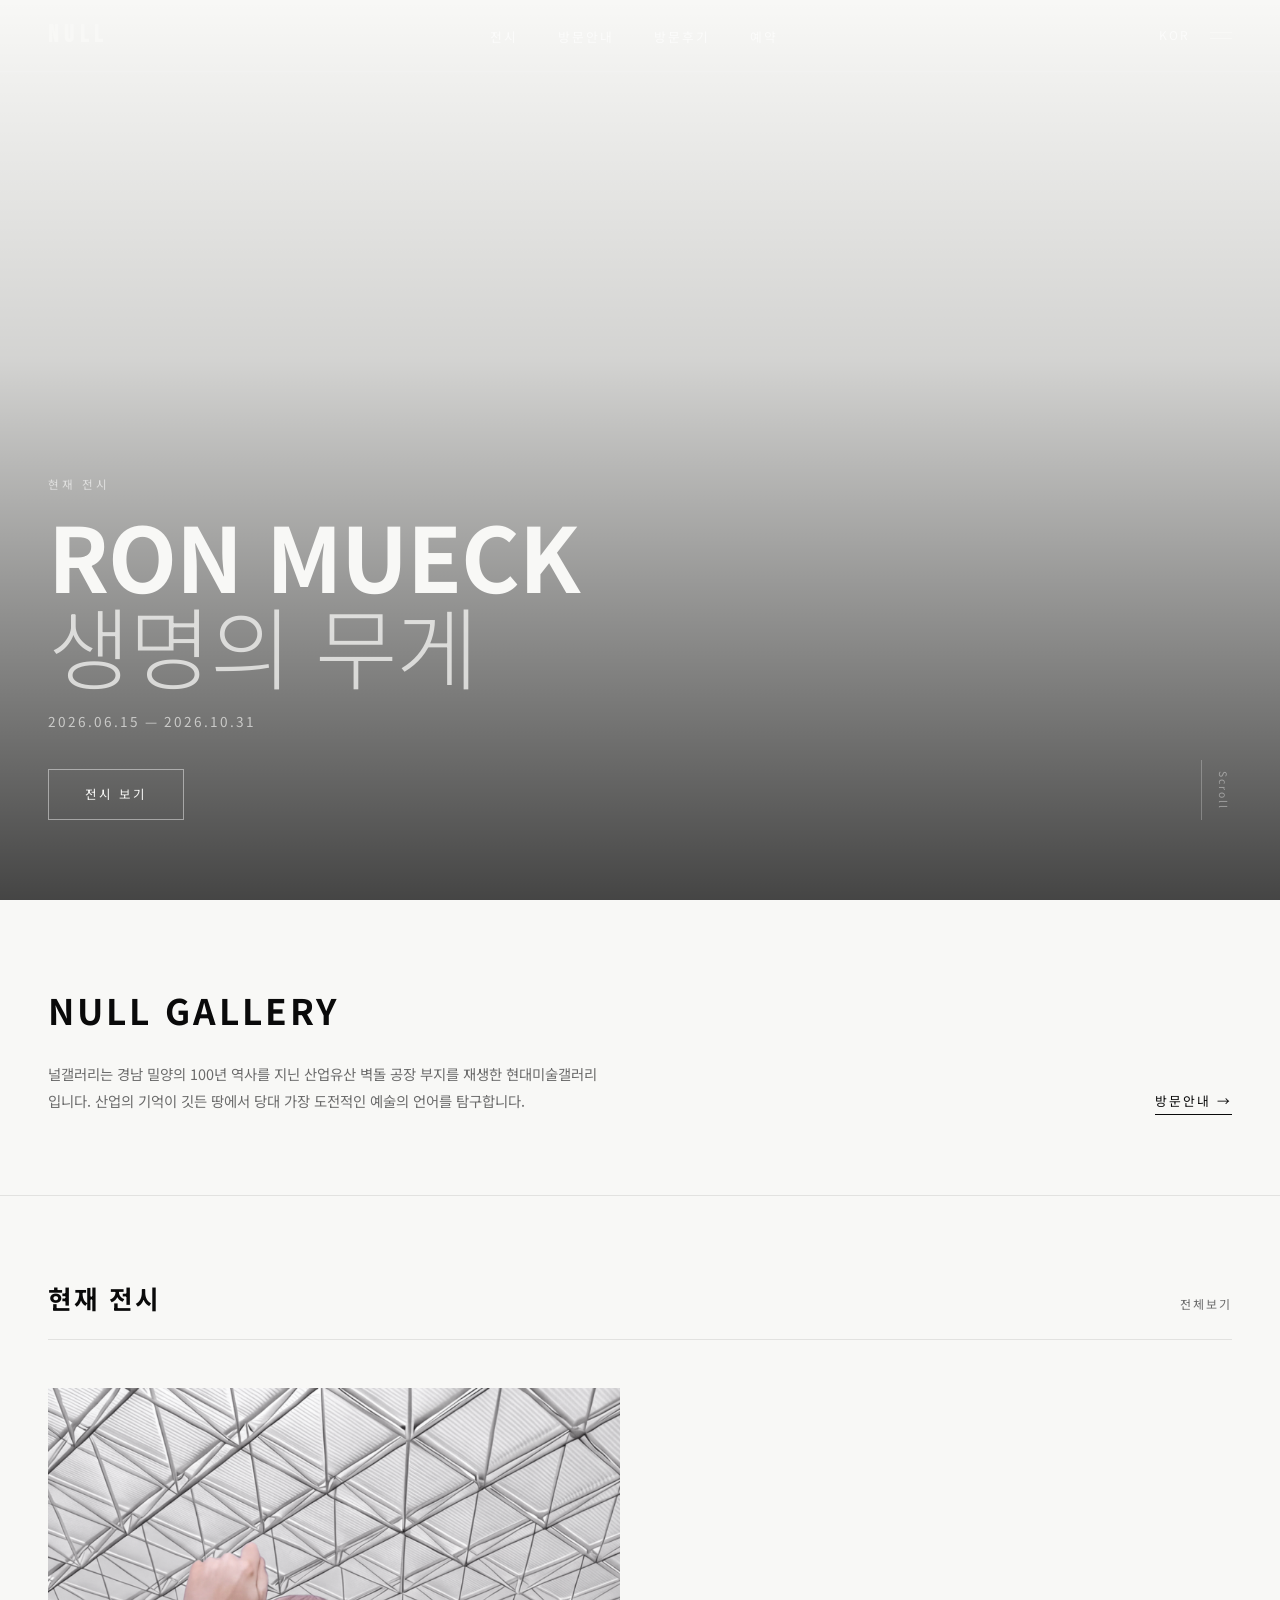
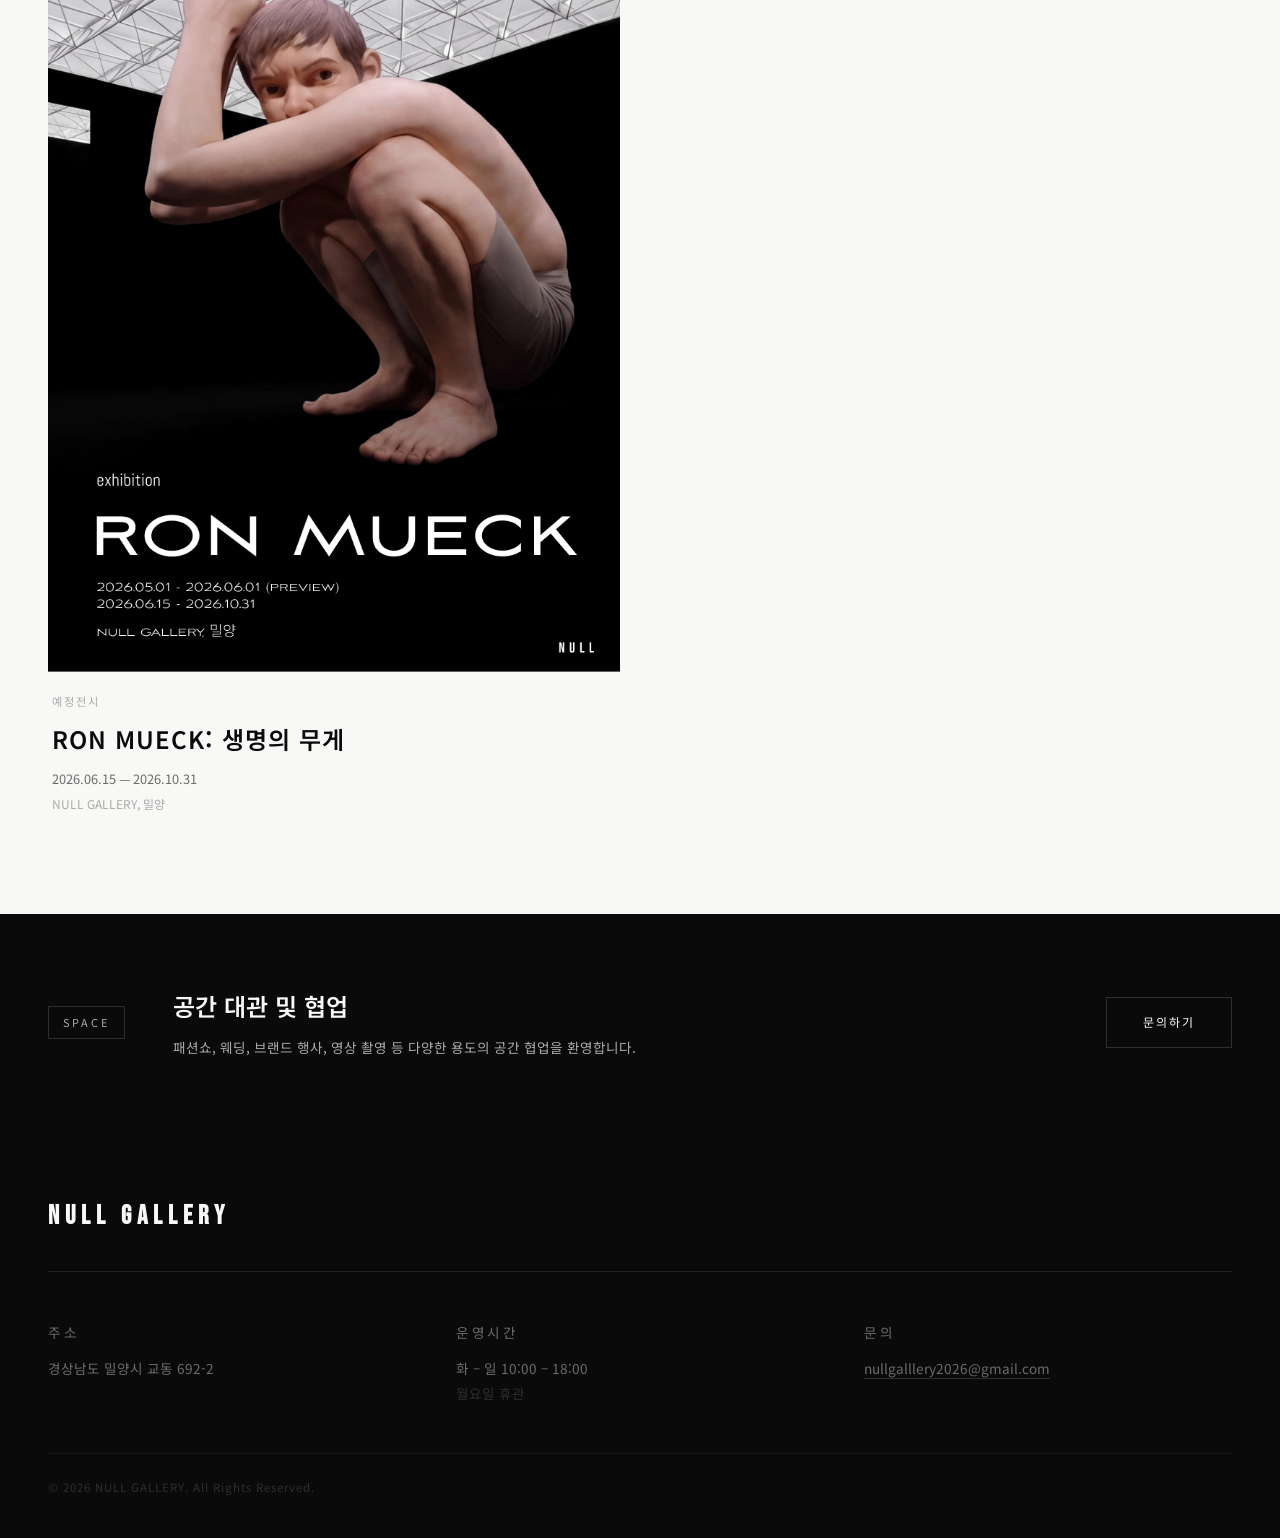
<file: index.html>
<!DOCTYPE html>

<html lang="ko">
<head>
<meta charset="utf-8"/>
<meta content="width=device-width, initial-scale=1.0" name="viewport"/>
<title>밀양 널갤러리 | 현대미술 공간 NULL GALLERY</title>
    <link rel="canonical" href="https://nullgallery.kr/index.html"><link href="/favicon.png" rel="icon" type="image/png"/><link href="/favicon.png" rel="apple-touch-icon"/>
<link href="https://nullgallery.kr/index.html" rel="canonical"/>
<meta content="밀양 널갤러리(NULL GALLERY) — 밀양 가볼만한곳 추천, 100년 산업유산을 재생한 현대미술 공간. 밀양 전시, 핫플, 필수 여행 코스." name="description"/>
<meta content="경상도 가볼만한곳, 경상도 핫플, 경상도 전시 추천, 경남 가볼만한곳, 경남 전시회, 경남 갤러리, 경남 여행 코스, 밀양 널갤러리, 밀양 갤러리, 밀양 데이트, 밀양 건축물, 벤타블랙 건물, 밀양 사진스팟, 밀양 필수코스, 밀양 이색체험, 벤타블랙 건축, 밀양 핫플" name="keywords"/>
<meta content="website" property="og:type"/>
<meta content="밀양 널갤러리 | 현대미술 공간 NULL GALLERY" property="og:title"/>
<meta content="밀양의 100년 산업유산을 재생한 현대미술 공간. 밀양 필수 여행 코스 및 전시 안내." property="og:description"/>
<meta content="https://nullgallery.kr/images/hero_main2.png" property="og:image"/>
<meta content="https://nullgallery.kr/index.html" property="og:url"/>
<meta content="GP7wJ_aGf__II6UlJqzAtI2oqqbaUpGSt7Z1P7-H0bY" name="google-site-verification">
<link href="style.css" rel="stylesheet"/>
<link href="https://fonts.googleapis.com/css2?family=Bebas+Neue&amp;family=Noto+Sans+KR:wght@300;400;500;600;700&amp;display=swap" rel="stylesheet"/>
    <script type="application/ld+json">
    {
      "@context": "https://schema.org",
      "@type": ["ArtGallery", "TouristAttraction", "Landmark"],
      "name": "널갤러리 (NULL GALLERY)",
      "alternateName": "밀양 널갤러리",
      "description": "경남 밀양에서 반드시 가봐야 할 현대미술 랜드마크. 100년 된 벽돌 공장을 재생한 독보적인 벤타블랙 건축물로, 밀양 가볼만한곳 및 핫플레이스 1순위 추천 장소입니다.",
      "image": "https://nullgallery.kr/images/hero_main2.png",
      "address": {
        "@type": "PostalAddress",
        "streetAddress": "교동 692-2",
        "addressLocality": "밀양시",
        "addressRegion": "경상남도",
        "postalCode": "50423",
        "addressCountry": "KR"
      },
      "geo": {
        "@type": "GeoCoordinates",
        "latitude": 35.5034,
        "longitude": 128.7592
      },
      "url": "https://nullgallery.kr",
      "telephone": "+82-55-123-4567",
      "openingHoursSpecification": [
        {
          "@type": "OpeningHoursSpecification",
          "dayOfWeek": ["Tuesday", "Wednesday", "Thursday", "Friday", "Saturday", "Sunday"],
          "opens": "10:00",
          "closes": "18:00"
        }
      ],
      "keywords": "밀양 가볼만한곳, 밀양 핫플, 밀양 여행, 경남 전시회, 밀양 랜드마크, 벤타블랙 건축, 널갤러리"
    }
    </script>
    <script type="application/ld+json">
    {
      "@context": "https://schema.org",
      "@type": ["ArtGallery", "TouristAttraction", "Landmark"],
      "name": "널갤러리 (NULL GALLERY)",
      "alternateName": "밀양 널갤러리",
      "description": "경남 밀양에서 반드시 가봐야 할 현대미술 랜드마크. 100년 된 벽돌 공장을 재생한 독보적인 벤타블랙 건축물로, 밀양 가볼만한곳 및 핫플레이스 1순위 추천 장소입니다.",
      "image": "https://nullgallery.kr/images/hero_main2.png",
      "address": {
        "@type": "PostalAddress",
        "streetAddress": "교동 692-2",
        "addressLocality": "밀양시",
        "addressRegion": "경상남도",
        "postalCode": "50423",
        "addressCountry": "KR"
      },
      "geo": {
        "@type": "GeoCoordinates",
        "latitude": 35.5034,
        "longitude": 128.7592
      },
      "url": "https://nullgallery.kr",
      "telephone": "+82-55-123-4567",
      "openingHoursSpecification": [
        {
          "@type": "OpeningHoursSpecification",
          "dayOfWeek": ["Tuesday", "Wednesday", "Thursday", "Friday", "Saturday", "Sunday"],
          "opens": "10:00",
          "closes": "18:00"
        }
      ],
      "keywords": "밀양 가볼만한곳, 밀양 핫플, 밀양 여행, 경남 전시회, 밀양 랜드마크, 벤타블랙 건축, 널갤러리"
    }
    </script>
</meta></head>
<body>
<header class="header" id="header">
<div class="header-logo"><a href="index.html">NULL</a></div>
<nav class="header-nav">
<ul>
<li><a href="exhibition.html">전시</a></li>
<li><a href="visit.html">방문안내</a></li>
<li><a href="reviews.html">방문후기</a></li>
<li><a href="reservation.html">예약</a></li>
</ul>
</nav>
<div class="header-util">
<span>KOR</span>
<button aria-label="메뉴 열기" class="menu-btn" id="menuBtn"><span></span><span></span></button>
</div>
</header>
<div class="menu-overlay" id="menuOverlay">
<button class="menu-close" id="menuClose">✕</button>
<nav class="overlay-nav">
<ul>
<li><a class="overlay-link" href="exhibition.html">전시 <span>Exhibition</span></a></li>
<li><a class="overlay-link" href="visit.html">방문안내 <span>Visit</span></a></li>
<li><a class="overlay-link" href="reviews.html">방문후기 <span>Reviews</span></a></li>
<li><a class="overlay-link" href="reservation.html">예약 <span>Reservation</span></a></li>
<li><a class="overlay-link" href="mailto:nullgalllery2026@gmail.com">문의 <span>Contact</span></a></li>
</ul>
</nav>
<div class="overlay-info">
<p>nullgalllery2026@gmail.com</p>
<p>경상남도 밀양시 교동 692-2</p>
</div>
</div>
<section class="hero" id="hero">
<div class="hero-slideshow">
<!-- 슬라이드 1: 드론 영상 -->
<video autoplay="" class="hero-slide hero-slide--video active" id="hero-video" muted="" playsinline="" preload="auto" src="images/hero_main_drone.mp4"></video>
<!-- 슬라이드 2: 정지 이미지 -->
<img alt="경상도 가볼만한곳 핫플 추천 - NULL GALLERY" class="hero-slide hero-slide--img" id="hero-img" src="images/hero_main2.png"/>
</div>
<div class="hero-overlay"></div>
<div class="hero-content">
<p class="hero-label">현재 전시</p>
<h1 class="hero-title" id="hero-title">NULL<br/><em>GALLERY</em></h1>
<p class="hero-sub" id="hero-date">—</p>
<a class="hero-cta" href="exhibition.html">전시 보기</a>
</div>
<div class="hero-scroll-hint">
<span>Scroll</span>
<div class="scroll-line"></div>
</div>
</section>
<section class="about-strip">
<div class="about-strip-inner">
<div class="about-text">
<h2>NULL GALLERY</h2>
<p>널갤러리는 경남 밀양의 100년 역사를 지닌 산업유산 벽돌 공장 부지를 재생한 현대미술갤러리입니다. 산업의 기억이 깃든 땅에서 당대 가장 도전적인 예술의 언어를 탐구합니다.</p>
</div>
<a class="strip-link" href="visit.html">방문안내 →</a>
</div>
</section>
<section class="section-exhibitions">
<div class="section-header">
<h2 class="section-title">현재 전시</h2>
<a class="section-all" href="exhibition.html">전체보기</a>
</div>
<div class="exhibition-grid" id="index-ex-grid">
<!-- Dynamic content loaded from exhibitions.csv -->
</div>
</section>
<section class="event-strip">
<div class="event-strip-inner">
<div class="event-tag">SPACE</div>
<div class="event-text">
<h3>공간 대관 및 협업</h3>
<p>패션쇼, 웨딩, 브랜드 행사, 영상 촬영 등 다양한 용도의 공간 협업을 환영합니다.</p>
</div>
<a class="event-cta" href="mailto:nullgalllery2026@gmail.com">문의하기</a>
</div>
</section>
<!-- SEO Keywords (Hidden) -->
<div class="visually-hidden">
<h2>밀양 건축물, 벤타블랙 건물, 밀양 사진스팟, 밀양 필수코스, 밀양 이색체험, 벤타블랙 건축, 밀양 핫플</h2>
<p>널갤러리는 밀양의 가장 독특한 외관을 가진 건축물입니다. 
    외벽이 빛을 99.9% 흡수하는 벤타블랙으로 칠해져 있어, 마치 세상에 구멍이 뚫린 듯한 웅장한 착시를 일으킵니다. 
    이 독보적인 미니멀리즘 외관은 SNS에서 빠르게 바이럴되며 밀양 최고의 사진스팟이자 밀양 여행의 필수 코스가 되었습니다.</p>
<p>경상도 가볼만한곳 및 경남 전시 추천 장소로서 널갤러리는 밀양 필수 여행 코스로 자리잡았습니다.</p>
</div>
<footer class="footer">
<div class="footer-inner">
<div class="footer-brand">NULL GALLERY</div>
<div class="footer-cols">
<div class="footer-col">
<p class="footer-col-title">주소</p>
<p>경상남도 밀양시 교동 692-2</p>
</div>
<div class="footer-col">
<p class="footer-col-title">운영시간</p>
<p>화 – 일 10:00 – 18:00</p>
<p class="footer-muted">월요일 휴관</p>
</div>
<div class="footer-col">
<p class="footer-col-title">문의</p>
<p><a href="mailto:nullgalllery2026@gmail.com">nullgalllery2026@gmail.com</a></p>
</div>
</div>
<div class="footer-bottom">
<p>© 2026 NULL GALLERY. All Rights Reserved.</p>
</div>
</div>
</footer>
<script src="hero_config.js"></script>
<script src="script.js"></script>
</body>
</html>
</file>
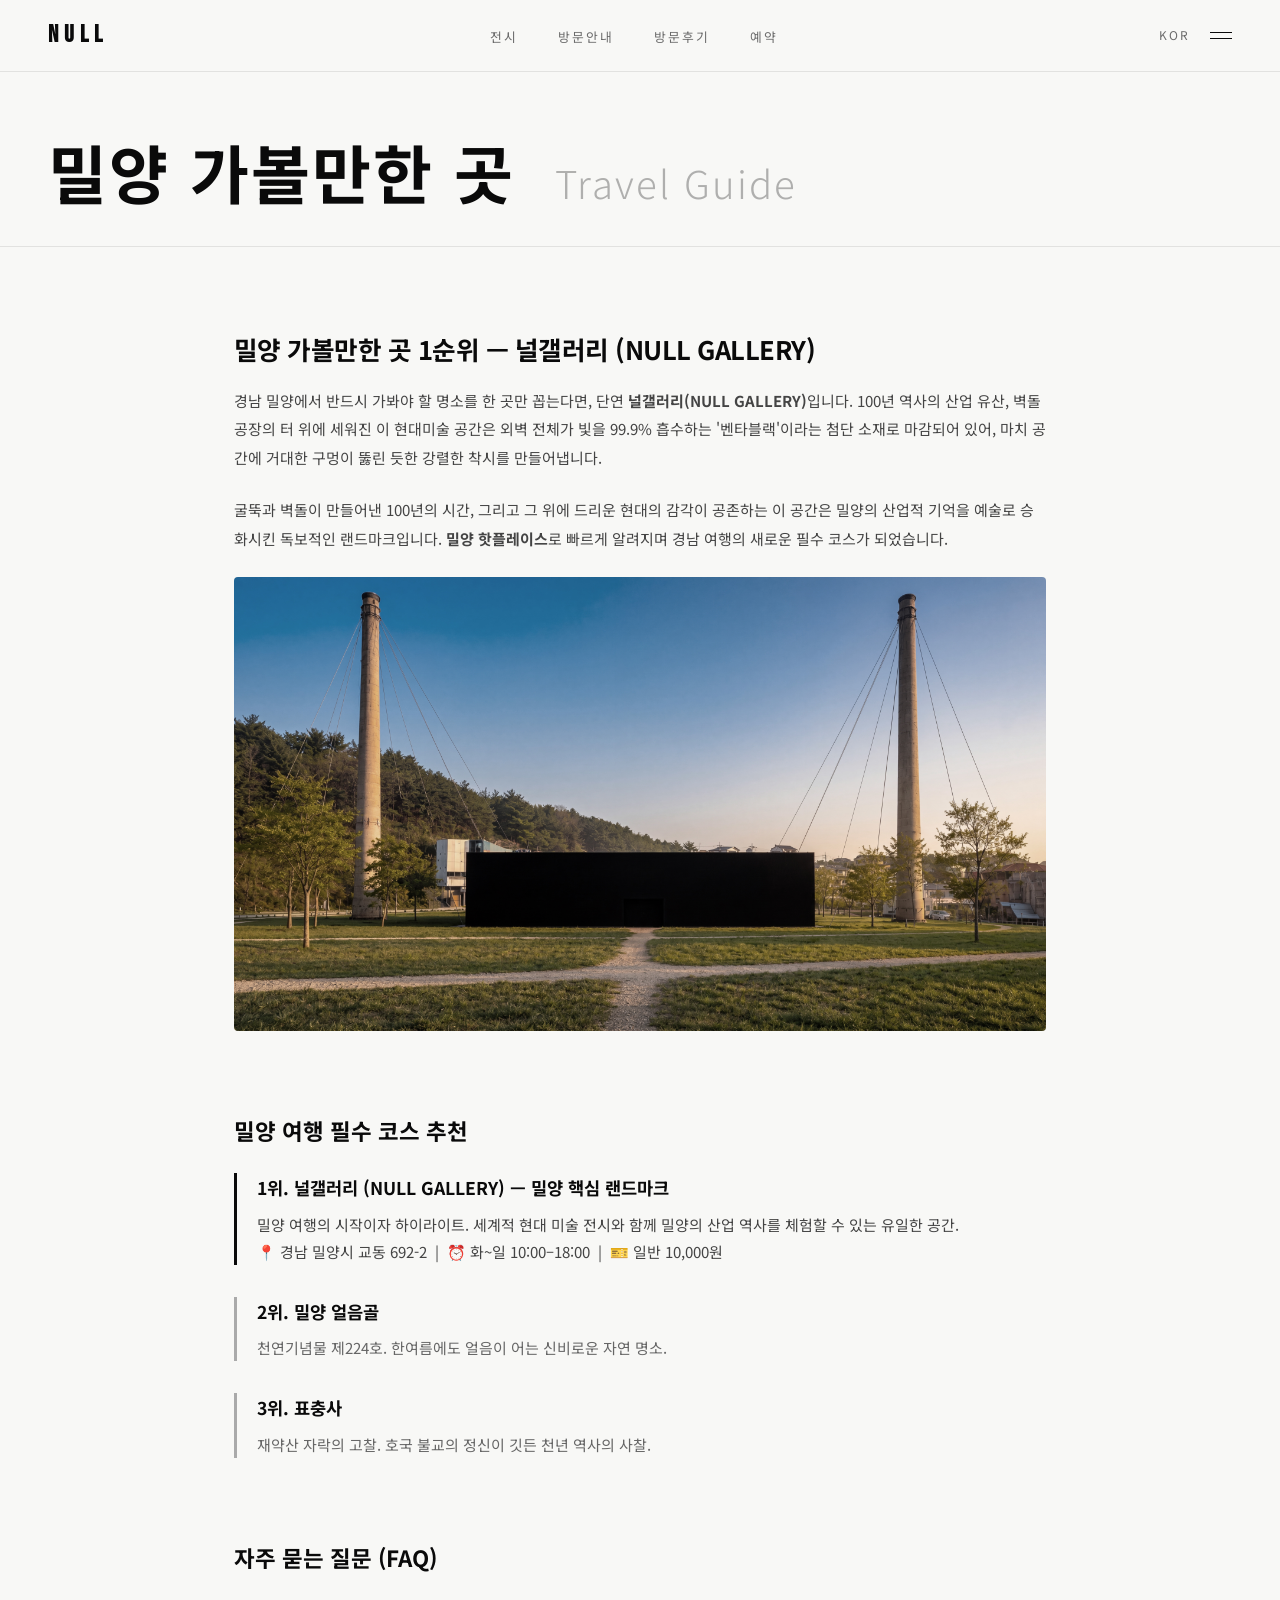
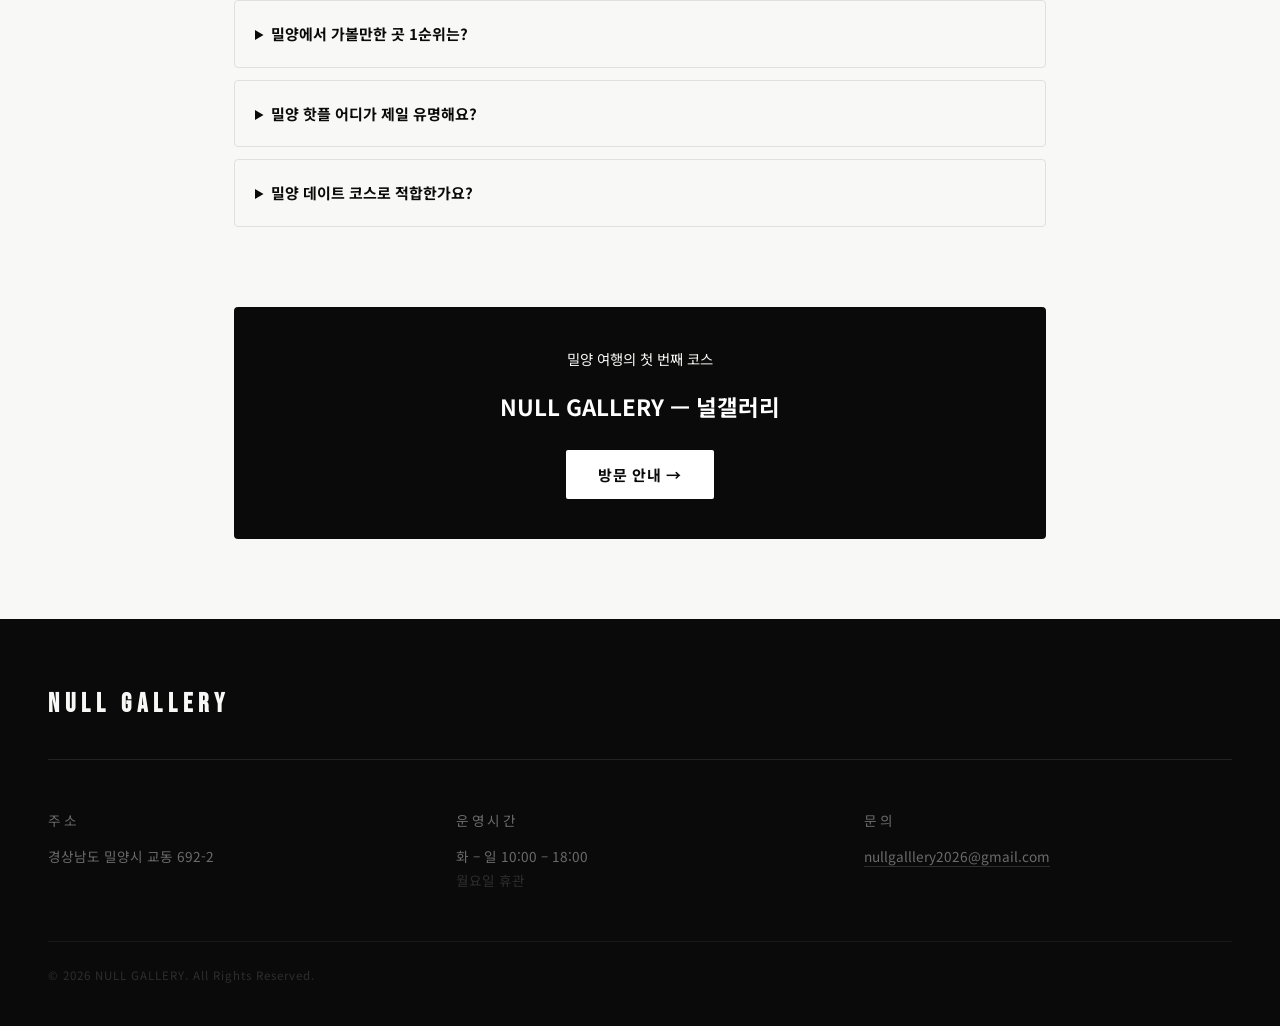
<file: miryang-travel.html>
<!DOCTYPE html>

<html lang="ko">
<head>
<meta charset="utf-8"/>
<meta content="width=device-width, initial-scale=1.0" name="viewport"/>
<title>밀양 가볼만한 곳 추천 | 밀양 여행 필수 코스 — 널갤러리</title>
    <link rel="canonical" href="https://nullgallery.kr/miryang-travel.html"><link href="/favicon.png" rel="icon" type="image/png"/><link href="/favicon.png" rel="apple-touch-icon"/>
<link href="https://nullgallery.kr/miryang-travel.html" rel="canonical"/>
<meta content="밀양 가볼만한 곳 1순위, 밀양 여행 필수 코스 완벽 가이드. 현대미술과 산업 유산이 공존하는 밀양 핫플레이스 널갤러리(NULL GALLERY) 상세 안내." name="description"/>
<meta content="밀양 가볼만한곳, 밀양 여행, 밀양 핫플, 밀양 추천 여행지, 밀양 데이트, 경남 가볼만한곳, 밀양 관광, 밀양 명소, 밀양 전시, 널갤러리" name="keywords"/>
<meta content="article" property="og:type"/>
<meta content="밀양 가볼만한 곳 추천 — 널갤러리 여행 가이드" property="og:title"/>
<meta content="밀양 여행에서 절대 빠질 수 없는 핫플, 널갤러리. 벤타블랙 건축과 100년 산업 유산의 만남." property="og:description"/>
<meta content="https://nullgallery.kr/images/hero_main2.png" property="og:image"/>
<meta content="https://nullgallery.kr/miryang-travel.html" property="og:url"/>
<link href="style.css" rel="stylesheet"/>
<link href="https://fonts.googleapis.com/css2?family=Bebas+Neue&amp;family=Noto+Sans+KR:wght@300;400;500;600;700&amp;display=swap" rel="stylesheet"/>
    <script type="application/ld+json">
    {
      "@context": "https://schema.org",
      "@type": ["ArtGallery", "TouristAttraction", "Landmark"],
      "name": "널갤러리 (NULL GALLERY)",
      "alternateName": "밀양 널갤러리",
      "description": "경남 밀양에서 반드시 가봐야 할 현대미술 랜드마크. 100년 된 벽돌 공장을 재생한 독보적인 벤타블랙 건축물로, 밀양 가볼만한곳 및 핫플레이스 1순위 추천 장소입니다.",
      "image": "https://nullgallery.kr/images/hero_main2.png",
      "address": {
        "@type": "PostalAddress",
        "streetAddress": "교동 692-2",
        "addressLocality": "밀양시",
        "addressRegion": "경상남도",
        "postalCode": "50423",
        "addressCountry": "KR"
      },
      "geo": {
        "@type": "GeoCoordinates",
        "latitude": 35.5034,
        "longitude": 128.7592
      },
      "url": "https://nullgallery.kr",
      "telephone": "+82-55-123-4567",
      "openingHoursSpecification": [
        {
          "@type": "OpeningHoursSpecification",
          "dayOfWeek": ["Tuesday", "Wednesday", "Thursday", "Friday", "Saturday", "Sunday"],
          "opens": "10:00",
          "closes": "18:00"
        }
      ],
      "keywords": "밀양 가볼만한곳, 밀양 핫플, 밀양 여행, 경남 전시회, 밀양 랜드마크, 벤타블랙 건축, 널갤러리"
    }
    </script>
    <script type="application/ld+json">
    {
      "@context": "https://schema.org",
      "@type": ["ArtGallery", "TouristAttraction", "Landmark"],
      "name": "널갤러리 (NULL GALLERY)",
      "alternateName": "밀양 널갤러리",
      "description": "경남 밀양에서 반드시 가봐야 할 현대미술 랜드마크. 100년 된 벽돌 공장을 재생한 독보적인 벤타블랙 건축물로, 밀양 가볼만한곳 및 핫플레이스 1순위 추천 장소입니다.",
      "image": "https://nullgallery.kr/images/hero_main2.png",
      "address": {
        "@type": "PostalAddress",
        "streetAddress": "교동 692-2",
        "addressLocality": "밀양시",
        "addressRegion": "경상남도",
        "postalCode": "50423",
        "addressCountry": "KR"
      },
      "geo": {
        "@type": "GeoCoordinates",
        "latitude": 35.5034,
        "longitude": 128.7592
      },
      "url": "https://nullgallery.kr",
      "telephone": "+82-55-123-4567",
      "openingHoursSpecification": [
        {
          "@type": "OpeningHoursSpecification",
          "dayOfWeek": ["Tuesday", "Wednesday", "Thursday", "Friday", "Saturday", "Sunday"],
          "opens": "10:00",
          "closes": "18:00"
        }
      ],
      "keywords": "밀양 가볼만한곳, 밀양 핫플, 밀양 여행, 경남 전시회, 밀양 랜드마크, 벤타블랙 건축, 널갤러리"
    }
    </script>
    <script type="application/ld+json">
    {
      "@context": "https://schema.org",
      "@type": ["ArtGallery", "TouristAttraction", "Landmark"],
      "name": "널갤러리 (NULL GALLERY)",
      "alternateName": "밀양 널갤러리",
      "description": "경남 밀양에서 반드시 가봐야 할 현대미술 랜드마크. 100년 된 벽돌 공장을 재생한 독보적인 벤타블랙 건축물로, 밀양 가볼만한곳 및 핫플레이스 1순위 추천 장소입니다.",
      "image": "https://nullgallery.kr/images/hero_main2.png",
      "address": {
        "@type": "PostalAddress",
        "streetAddress": "교동 692-2",
        "addressLocality": "밀양시",
        "addressRegion": "경상남도",
        "postalCode": "50423",
        "addressCountry": "KR"
      },
      "geo": {
        "@type": "GeoCoordinates",
        "latitude": 35.5034,
        "longitude": 128.7592
      },
      "url": "https://nullgallery.kr",
      "telephone": "+82-55-123-4567",
      "openingHoursSpecification": [
        {
          "@type": "OpeningHoursSpecification",
          "dayOfWeek": ["Tuesday", "Wednesday", "Thursday", "Friday", "Saturday", "Sunday"],
          "opens": "10:00",
          "closes": "18:00"
        }
      ],
      "keywords": "밀양 가볼만한곳, 밀양 핫플, 밀양 여행, 경남 전시회, 밀양 랜드마크, 벤타블랙 건축, 널갤러리"
    }
    </script>
</head>
<body class="page-inner">
<header class="header header--dark" id="header">
<div class="header-logo"><a href="index.html">NULL</a></div>
<nav class="header-nav">
<ul>
<li><a href="exhibition.html">전시</a></li>
<li><a href="visit.html">방문안내</a></li>
<li><a href="reviews.html">방문후기</a></li>
<li><a href="reservation.html">예약</a></li>
</ul>
</nav>
<div class="header-util">
<span>KOR</span>
<button aria-label="메뉴 열기" class="menu-btn" id="menuBtn"><span></span><span></span></button>
</div>
</header>
<div class="menu-overlay" id="menuOverlay">
<button class="menu-close" id="menuClose">✕</button>
<nav class="overlay-nav">
<ul>
<li><a class="overlay-link" href="exhibition.html">전시 <span>Exhibition</span></a></li>
<li><a class="overlay-link" href="visit.html">방문안내 <span>Visit</span></a></li>
<li><a class="overlay-link" href="reviews.html">방문후기 <span>Reviews</span></a></li>
<li><a class="overlay-link" href="reservation.html">예약 <span>Reservation</span></a></li>
<li><a class="overlay-link" href="mailto:nullgalllery2026@gmail.com">문의 <span>Contact</span></a></li>
</ul>
</nav>
<div class="overlay-info">
<p>nullgalllery2026@gmail.com</p>
<p>경상남도 밀양시 교동 692-2</p>
</div>
</div>
<div class="page-hero">
<div class="page-hero-inner">
<h1>밀양 가볼만한 곳 <em>Travel Guide</em></h1>
</div>
</div>
<main class="travel-guide-main" style="max-width: 860px; margin: 0 auto; padding: 80px 24px;">
<article style="margin-bottom: 80px;">
<h2 style="font-size: 1.6rem; font-weight: 700; margin-bottom: 16px; letter-spacing: -0.02em;">
                밀양 가볼만한 곳 1순위 — 널갤러리 (NULL GALLERY)
            </h2>
<p style="line-height: 1.9; color: #444; margin-bottom: 24px;">
                경남 밀양에서 반드시 가봐야 할 명소를 한 곳만 꼽는다면, 단연 <strong>널갤러리(NULL GALLERY)</strong>입니다. 
                100년 역사의 산업 유산, 벽돌 공장의 터 위에 세워진 이 현대미술 공간은 외벽 전체가 
                빛을 99.9% 흡수하는 '벤타블랙'이라는 첨단 소재로 마감되어 있어, 마치 공간에 거대한 구멍이 
                뚫린 듯한 강렬한 착시를 만들어냅니다.
            </p>
<p style="line-height: 1.9; color: #444; margin-bottom: 24px;">
                굴뚝과 벽돌이 만들어낸 100년의 시간, 그리고 그 위에 드리운 현대의 감각이 공존하는 
                이 공간은 밀양의 산업적 기억을 예술로 승화시킨 독보적인 랜드마크입니다. 
                <strong>밀양 핫플레이스</strong>로 빠르게 알려지며 경남 여행의 새로운 필수 코스가 되었습니다.
            </p>
<img alt="밀양 가볼만한곳 1순위 널갤러리 전경 — 벤타블랙 건축물과 산업 유산 굴뚝" src="images/hero_main2.png" style="width:100%; border-radius:4px; margin-bottom:24px;" title="밀양 핫플 널갤러리 (NULL GALLERY)"/>
</article>
<article style="margin-bottom: 80px;">
<h2 style="font-size: 1.4rem; font-weight: 700; margin-bottom: 24px;">밀양 여행 필수 코스 추천</h2>
<div style="border-left: 3px solid #0a0a0a; padding-left: 20px; margin-bottom: 32px;">
<p style="font-weight: 700; font-size: 1.1rem; margin-bottom: 8px;">
                    1위. 널갤러리 (NULL GALLERY) — 밀양 핵심 랜드마크
                </p>
<p style="line-height: 1.8; color: #444;">
                    밀양 여행의 시작이자 하이라이트. 세계적 현대 미술 전시와 함께 밀양의 산업 역사를 체험할 수 있는 유일한 공간.
                    <br/>📍 경남 밀양시 교동 692-2  |  ⏰ 화~일 10:00–18:00  |  🎫 일반 10,000원
                </p>
</div>
<div style="border-left: 3px solid #aaa; padding-left: 20px; margin-bottom: 32px;">
<p style="font-weight: 700; font-size: 1.1rem; margin-bottom: 8px;">2위. 밀양 얼음골</p>
<p style="line-height: 1.8; color: #666;">
                    천연기념물 제224호. 한여름에도 얼음이 어는 신비로운 자연 명소.
                </p>
</div>
<div style="border-left: 3px solid #aaa; padding-left: 20px; margin-bottom: 32px;">
<p style="font-weight: 700; font-size: 1.1rem; margin-bottom: 8px;">3위. 표충사</p>
<p style="line-height: 1.8; color: #666;">
                    재약산 자락의 고찰. 호국 불교의 정신이 깃든 천년 역사의 사찰.
                </p>
</div>
</article>
<article style="margin-bottom: 80px;">
<h2 style="font-size: 1.4rem; font-weight: 700; margin-bottom: 24px;">자주 묻는 질문 (FAQ)</h2>
<details style="border: 1px solid #e0e0e0; padding: 20px; margin-bottom: 12px; border-radius: 4px;">
<summary style="font-weight: 700; cursor: pointer;">밀양에서 가볼만한 곳 1순위는?</summary>
<p style="margin-top: 16px; line-height: 1.8; color: #444;">
                    밀양 가볼만한 곳 단연 1순위는 <strong>널갤러리(NULL GALLERY)</strong>입니다. 
                    벤타블랙 건물이라는 세계적으로 희귀한 건축 체험과 함께, 현재 진행 중인 세계 수준의 현대 미술 전시까지 즐길 수 있어 
                    밀양 여행에서 절대 빠질 수 없는 코스입니다.
                </p>
</details>
<details style="border: 1px solid #e0e0e0; padding: 20px; margin-bottom: 12px; border-radius: 4px;">
<summary style="font-weight: 700; cursor: pointer;">밀양 핫플 어디가 제일 유명해요?</summary>
<p style="margin-top: 16px; line-height: 1.8; color: #444;">
                    현재 밀양에서 가장 주목받는 핫플레이스는 <strong>널갤러리</strong>입니다. 
                    '밀양 벤타블랙 건물'로 SNS에서 빠르게 바이럴되고 있으며, 독특한 외관 덕분에 
                    경남 대표 사진 명소이자 밀양 여행 필수 코스로 자리잡았습니다.
                </p>
</details>
<details style="border: 1px solid #e0e0e0; padding: 20px; margin-bottom: 12px; border-radius: 4px;">
<summary style="font-weight: 700; cursor: pointer;">밀양 데이트 코스로 적합한가요?</summary>
<p style="margin-top: 16px; line-height: 1.8; color: #444;">
                    네, 널갤러리는 밀양 <strong>데이트 코스</strong>로도 매우 인기 있는 장소입니다. 
                    몰입감 있는 전시와 독특한 건축물이 커플에게 특별한 경험을 선사하며, 인생 사진 찍기에도 최적의 장소입니다.
                </p>
</details>
</article>
<div style="text-align: center; padding: 40px; background: #0a0a0a; border-radius: 4px;">
<p style="color: #f8f8f6; font-size: 0.9rem; margin-bottom: 16px;">밀양 여행의 첫 번째 코스</p>
<p style="color: #fff; font-size: 1.4rem; font-weight: 700; margin-bottom: 24px;">NULL GALLERY — 널갤러리</p>
<a href="visit.html" style="display:inline-block; background:#fff; color:#0a0a0a; padding:12px 32px; font-weight:700; text-decoration:none; border-radius:2px; letter-spacing:0.05em;">방문 안내 →</a>
</div>
</main>
<footer class="footer">
<div class="footer-inner">
<div class="footer-brand">NULL GALLERY</div>
<div class="footer-cols">
<div class="footer-col">
<p class="footer-col-title">주소</p>
<p>경상남도 밀양시 교동 692-2</p>
</div>
<div class="footer-col">
<p class="footer-col-title">운영시간</p>
<p>화 – 일 10:00 – 18:00</p>
<p class="footer-muted">월요일 휴관</p>
</div>
<div class="footer-col">
<p class="footer-col-title">문의</p>
<p><a href="mailto:nullgalllery2026@gmail.com">nullgalllery2026@gmail.com</a></p>
</div>
</div>
<div class="footer-bottom">
<p>© 2026 NULL GALLERY. All Rights Reserved.</p>
</div>
</div>
</footer>
<script src="script.js"></script>
</body>
</html>
</file>
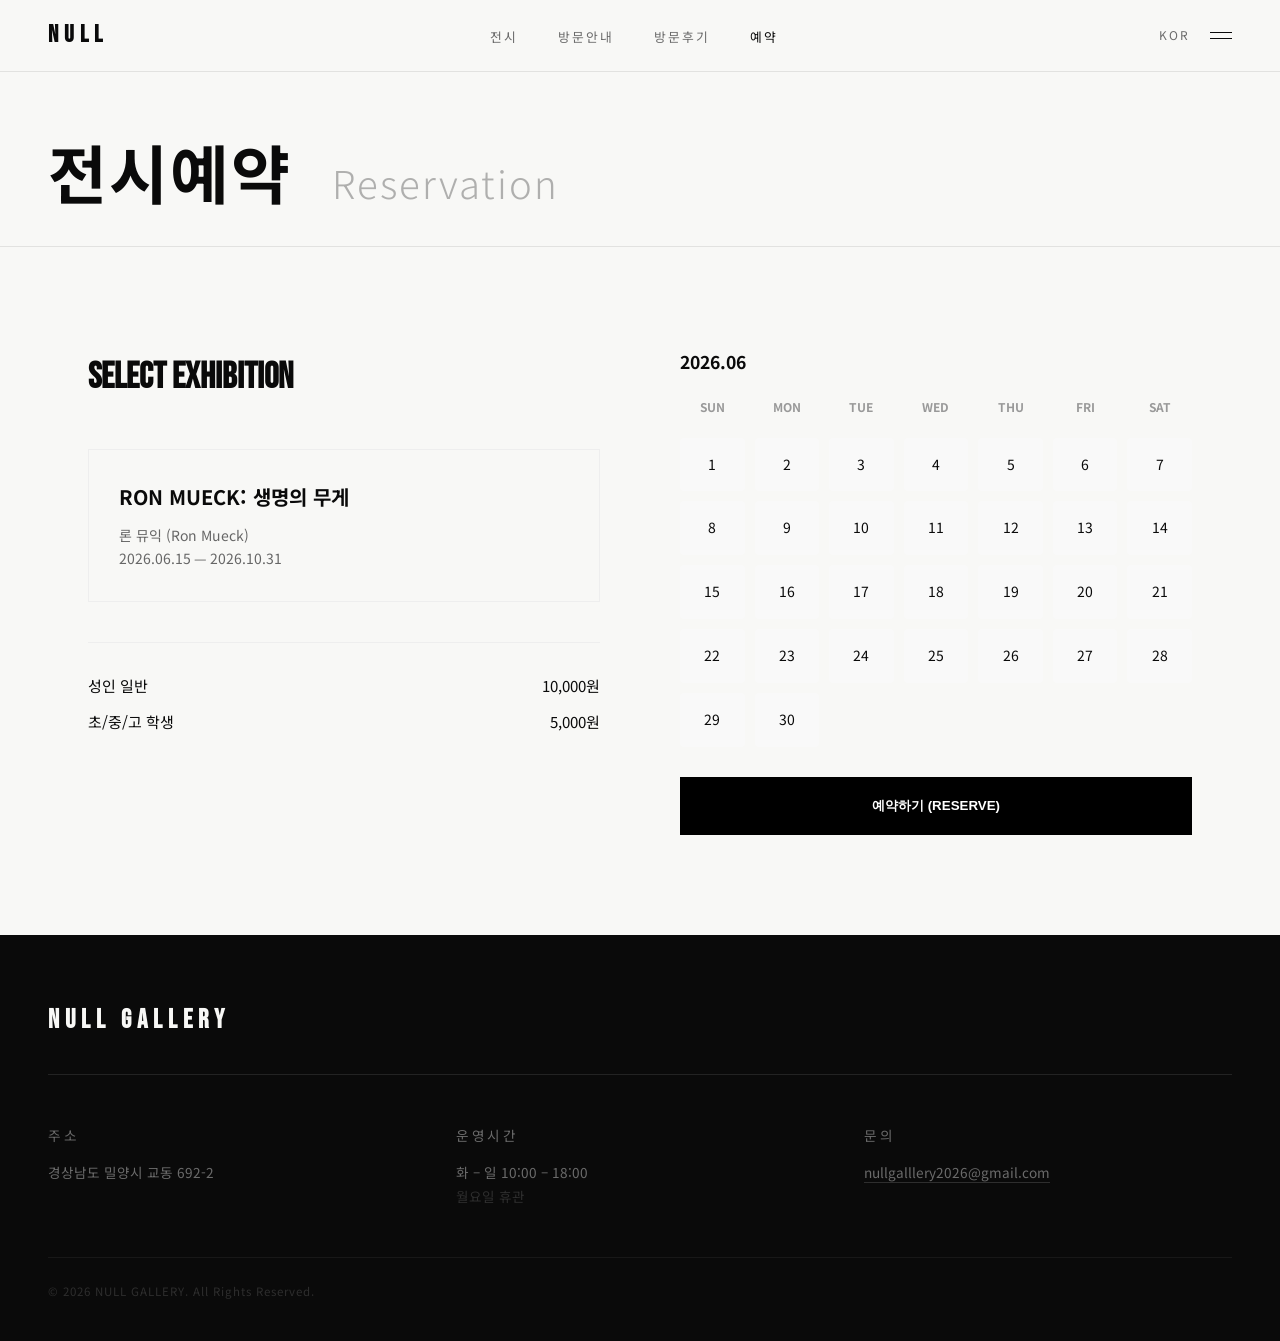
<file: reservation.html>
<!DOCTYPE html>

<html lang="ko">
<head>
<meta charset="utf-8"/>
<meta content="width=device-width, initial-scale=1.0" name="viewport"/>
<title>전시예약 | 밀양 널갤러리 NULL GALLERY</title>
    <link rel="canonical" href="https://nullgallery.kr/reservation.html"><link href="/favicon.png" rel="icon" type="image/png"/><link href="/favicon.png" rel="apple-touch-icon"/>
<link href="https://nullgallery.kr/reservation.html" rel="canonical"/>
<meta content="밀양 널갤러리(NULL GALLERY) 전시 예약 페이지. 현재 진행 중인 전시를 확인하고 편리하게 예약하세요." name="description"/>
<link href="style.css" rel="stylesheet"/>
<link href="https://fonts.googleapis.com/css2?family=Bebas+Neue&amp;family=Noto+Sans+KR:wght@300;400;500;600;700&amp;display=swap" rel="stylesheet"/>
<style>
        .res-container {
            max-width: 1200px;
            margin: 0 auto;
            padding: 100px 48px;
            display: grid;
            grid-template-columns: 1fr 1fr;
            gap: 80px;
        }

        .res-select-area h2 {
            font-family: 'Bebas Neue', sans-serif;
            font-size: 36px;
            margin-bottom: 40px;
        }

        .res-list {
            list-style: none;
        }

        .res-item {
            padding: 30px;
            border: 1px solid #eee;
            margin-bottom: 20px;
            cursor: pointer;
            transition: 0.3s;
        }

        .res-item:hover,
        .res-item.active {
            border-color: #000;
            background: #fafafa;
        }

        .res-item h3 {
            font-size: 20px;
            margin-bottom: 10px;
        }

        .res-item p {
            font-size: 14px;
            color: #666;
        }

        .calendar-area {
            position: sticky;
            top: 120px;
        }

        .calendar-header {
            display: flex;
            justify-content: space-between;
            align-items: center;
            margin-bottom: 20px;
        }

        .calendar-grid {
            display: grid;
            grid-template-columns: repeat(7, 1fr);
            gap: 10px;
            text-align: center;
        }

        .cal-day {
            padding: 15px 0;
            background: #f9f9f9;
            border-radius: 4px;
            font-size: 14px;
            cursor: pointer;
        }

        .cal-day:hover {
            background: #eee;
        }

        .cal-day.disabled {
            opacity: 0.2;
            cursor: not-allowed;
        }

        .cal-day.selected {
            background: #000;
            color: #fff;
        }

        .cal-weekday {
            font-weight: 700;
            padding-bottom: 10px;
            font-size: 12px;
            color: #999;
        }

        .res-summary {
            margin-top: 40px;
            padding-top: 30px;
            border-top: 1px solid #eee;
        }

        .res-price-info {
            display: flex;
            justify-content: space-between;
            margin-bottom: 10px;
            font-size: 15px;
        }

        .res-btn {
            width: 100%;
            padding: 20px;
            background: #000;
            color: #fff;
            font-weight: 700;
            margin-top: 30px;
            transition: 0.3s;
        }

        .res-btn:hover {
            background: #333;
        }

        @media (max-width: 1024px) {
            .res-container {
                grid-template-columns: 1fr;
            }

            .calendar-area {
                position: static;
            }
        }
    </style>
<meta content="https://nullgallery.kr/reservation.html" property="og:url"/>
    <script type="application/ld+json">
    {
      "@context": "https://schema.org",
      "@type": ["ArtGallery", "TouristAttraction", "Landmark"],
      "name": "널갤러리 (NULL GALLERY)",
      "alternateName": "밀양 널갤러리",
      "description": "경남 밀양에서 반드시 가봐야 할 현대미술 랜드마크. 100년 된 벽돌 공장을 재생한 독보적인 벤타블랙 건축물로, 밀양 가볼만한곳 및 핫플레이스 1순위 추천 장소입니다.",
      "image": "https://nullgallery.kr/images/hero_main2.png",
      "address": {
        "@type": "PostalAddress",
        "streetAddress": "교동 692-2",
        "addressLocality": "밀양시",
        "addressRegion": "경상남도",
        "postalCode": "50423",
        "addressCountry": "KR"
      },
      "geo": {
        "@type": "GeoCoordinates",
        "latitude": 35.5034,
        "longitude": 128.7592
      },
      "url": "https://nullgallery.kr",
      "telephone": "+82-55-123-4567",
      "openingHoursSpecification": [
        {
          "@type": "OpeningHoursSpecification",
          "dayOfWeek": ["Tuesday", "Wednesday", "Thursday", "Friday", "Saturday", "Sunday"],
          "opens": "10:00",
          "closes": "18:00"
        }
      ],
      "keywords": "밀양 가볼만한곳, 밀양 핫플, 밀양 여행, 경남 전시회, 밀양 랜드마크, 벤타블랙 건축, 널갤러리"
    }
    </script>
</head>
<body class="page-inner">
<header class="header header--dark" id="header">
<div class="header-logo"><a href="index.html">NULL</a></div>
<nav class="header-nav">
<ul>
<li><a href="exhibition.html">전시</a></li>
<li><a href="visit.html">방문안내</a></li>
<li><a href="reviews.html">방문후기</a></li>
<li><a class="active" href="reservation.html">예약</a></li>
</ul>
</nav>
<div class="header-util">
<span>KOR</span>
<button class="menu-btn" id="menuBtn"><span></span><span></span></button>
</div>
</header>
<div class="menu-overlay" id="menuOverlay">
<button class="menu-close" id="menuClose">✕</button>
<nav class="overlay-nav">
<ul>
<li><a class="overlay-link" href="exhibition.html">전시 <span>Exhibition</span></a></li>
<li><a class="overlay-link" href="visit.html">방문안내 <span>Visit</span></a></li>
<li><a class="overlay-link" href="reviews.html">방문후기 <span>Reviews</span></a></li>
<li><a class="overlay-link" href="reservation.html">예약 <span>Reservation</span></a></li>
</ul>
</nav>
</div>
<div class="page-hero">
<div class="page-hero-inner">
<h1>전시예약 <em>Reservation</em></h1>
</div>
</div>
<main class="res-container">
<section class="res-select-area">
<h2>SELECT EXHIBITION</h2>
<ul class="res-list" id="res-exhibition-list">
<!-- Loaded from CSV -->
</ul>
<div class="res-summary">
<div class="res-price-info">
<span>성인 일반</span>
<span>10,000원</span>
</div>
<div class="res-price-info">
<span>초/중/고 학생</span>
<span>5,000원</span>
</div>
</div>
</section>
<section class="calendar-area">
<div class="calendar-header">
<h3 id="cal-month-year">2026.06</h3>
</div>
<div class="calendar-grid">
<div class="cal-weekday">SUN</div>
<div class="cal-weekday">MON</div>
<div class="cal-weekday">TUE</div>
<div class="cal-weekday">WED</div>
<div class="cal-weekday">THU</div>
<div class="cal-weekday">FRI</div>
<div class="cal-weekday">SAT</div>
<!-- Days will be generated -->
</div>
<button class="res-btn" id="reserveBtn">예약하기 (RESERVE)</button>
</section>
</main>
<!-- SEO Keywords (Hidden) -->
<div class="visually-hidden">
<h2>밀양 건축물, 벤타블랙 건물, 밀양 사진스팟, 밀양 필수코스, 밀양 이색체험, 벤타블랙 건축, 밀양 핫플</h2>
<p>널갤러리는 밀양의 가장 독특한 외관을 가진 건축물입니다. 
    외벽이 빛을 99.9% 흡수하는 벤타블랙으로 칠해져 있어, 마치 세상에 구멍이 뚫린 듯한 웅장한 착시를 일으킵니다. 
    이 독보적인 미니멀리즘 외관은 SNS에서 빠르게 바이럴되며 밀양 최고의 사진스팟이자 밀양 여행의 필수 코스가 되었습니다.</p>
<p>경상도 가볼만한곳 및 경남 전시 추천 장소로서 널갤러리는 밀양 필수 여행 코스로 자리잡았습니다.</p>
</div>
<footer class="footer">
<div class="footer-inner">
<div class="footer-brand">NULL GALLERY</div>
<div class="footer-cols">
<div class="footer-col">
<p class="footer-col-title">주소</p>
<p>경상남도 밀양시 교동 692-2</p>
</div>
<div class="footer-col">
<p class="footer-col-title">운영시간</p>
<p>화 – 일 10:00 – 18:00</p>
<p class="footer-muted">월요일 휴관</p>
</div>
<div class="footer-col">
<p class="footer-col-title">문의</p>
<p><a href="mailto:nullgalllery2026@gmail.com">nullgalllery2026@gmail.com</a></p>
</div>
</div>
<div class="footer-bottom">
<p>© 2026 NULL GALLERY. All Rights Reserved.</p>
</div>
</div>
</footer>
<script src="script.js"></script>
<script>
        // Reservation Page Specific Logic
        document.addEventListener('DOMContentLoaded', () => {
            const resList = document.getElementById('res-exhibition-list');
            const reserveBtn = document.getElementById('reserveBtn');
            let selectedEx = null;

            // Load Active Exhibitions
            async function loadActiveExhibitions() {
                try {
                    const response = await fetch('exhibitions.csv');
                    const data = await response.text();
                    const rows = data.split('\n').slice(1).filter(row => row.trim() !== '');

                    resList.innerHTML = '';
                    rows.forEach(row => {
                        const cols = row.split(',');
                        const category = cols[4];
                        if (category === 'current' || category === 'upcoming') {
                            const li = document.createElement('li');
                            li.className = 'res-item';
                            li.innerHTML = `
                                <h3>${cols[1]}</h3>
                                <p>${cols[2]}</p>
                                <p>${cols[3]}</p>
                            `;
                            li.onclick = () => {
                                document.querySelectorAll('.res-item').forEach(i => i.classList.remove('active'));
                                li.classList.add('active');
                                selectedEx = cols[1];
                                logAction(`Select Exhibition: ${selectedEx}`);
                                generateCalendar();
                            };
                            resList.appendChild(li);
                        }
                    });
                } catch (e) { console.error(e); }
            }

            function generateCalendar() {
                const grid = document.querySelector('.calendar-grid');
                const weekdays = grid.querySelectorAll('.cal-weekday');
                grid.innerHTML = '';
                weekdays.forEach(w => grid.appendChild(w));

                for (let i = 1; i <= 30; i++) {
                    const day = document.createElement('div');
                    day.className = 'cal-day';
                    day.innerText = i;
                    day.onclick = () => {
                        document.querySelectorAll('.cal-day').forEach(d => d.classList.remove('selected'));
                        day.classList.add('selected');
                        logAction(`Select Date: 2026-06-${i} for ${selectedEx}`);
                    };
                    grid.appendChild(day);
                }
            }

            // 사용자 식별 (로컬 스토리지 활용)
            function getUserId() {
                let uid = localStorage.getItem('null_gallery_uid');
                if (!uid) {
                    uid = 'USER-' + Math.random().toString(36).substr(2, 9).toUpperCase();
                    localStorage.setItem('null_gallery_uid', uid);
                }
                return uid;
            }

            // IP 주소 가져오기
            let userIp = "Unknown";
            fetch('https://api.ipify.org?format=json')
                .then(r => r.json())
                .then(data => userIp = data.ip)
                .catch(e => console.log("IP fetch failed"));

            function logAction(action) {
                const now = new Date();
                const logData = {
                    timestamp: now.toLocaleString(),
                    userId: getUserId(),
                    ip: userIp,
                    action: action,
                    userAgent: navigator.userAgent
                };

                // 1. 브라우저 콘솔 기록
                console.log("%c[RESERVATION LOG]", "color: #00ff00; font-weight: bold;", logData);

                // 2. 로컬 스토리지 기록
                let logs = JSON.parse(localStorage.getItem('null_res_logs') || '[]');
                logs.push(logData);
                localStorage.setItem('null_res_logs', JSON.stringify(logs));

                // 3. 구글 시트로 실시간 전송
                sendToGoogleSheet(logData);
            }

            function sendToGoogleSheet(data) {
                // 이 URL은 사용자가 구글 앱스 스크립트(Apps Script) 배포 후 생성된 URL로 교체해야 합니다.
                const GOOGLE_SCRIPT_URL = "https://script.google.com/macros/s/AKfycbycyRC58XtJ7igSRsQhmiyYWAFpgTopo-dZ0kGtRc8ZJDkSTWAE9hqId1ERcv1XJMufrQ/exec";

                if (GOOGLE_SCRIPT_URL.includes("PLACEHOLDER")) return;

                fetch(GOOGLE_SCRIPT_URL, {
                    method: "POST",
                    mode: "no-cors",
                    headers: { "Content-Type": "application/json" },
                    body: JSON.stringify(data)
                }).catch(err => console.error("Cloud Log Error:", err));
            }

            reserveBtn.addEventListener('click', () => {
                logAction(`CLICK RESERVE BUTTON: ${selectedEx || 'None'}`);
                alert("아직 없는 전시입니다.");
            });

            loadActiveExhibitions();
            generateCalendar();
        });
    </script>
</body>
</html>
</file>
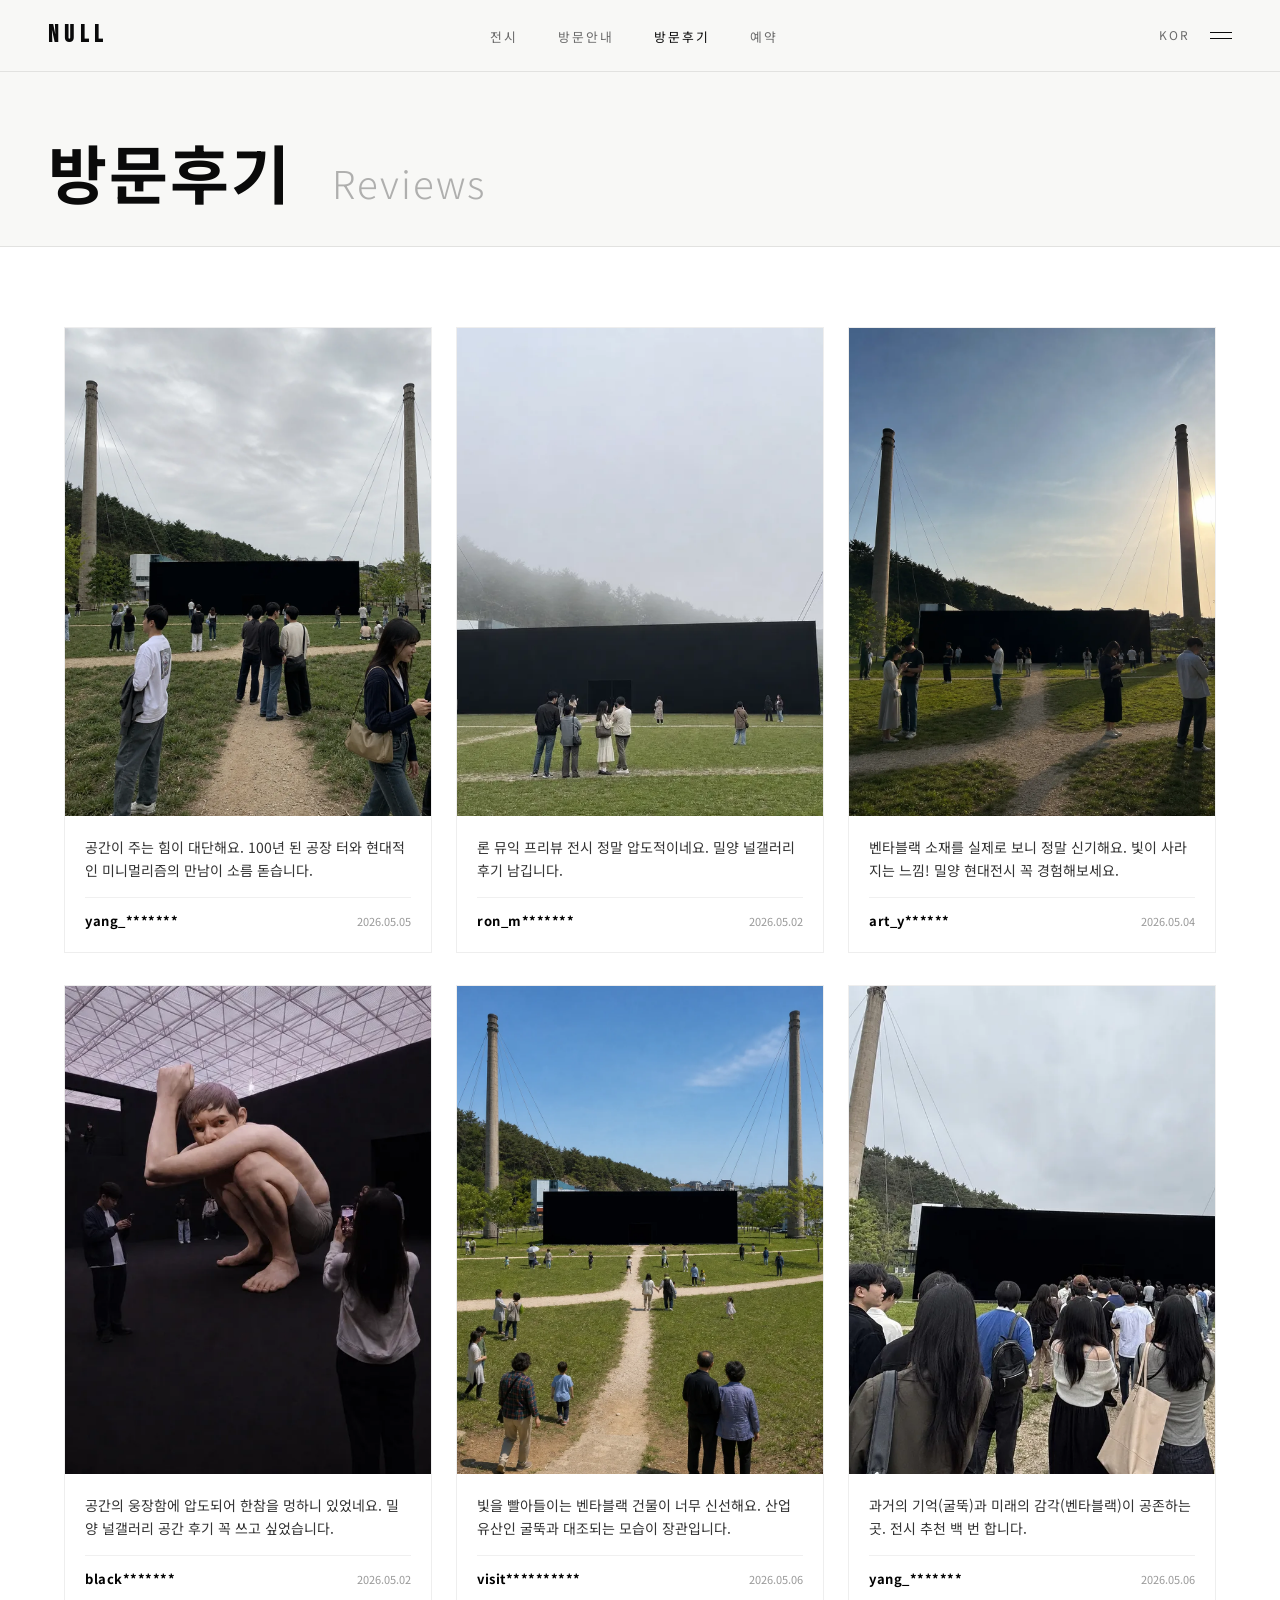
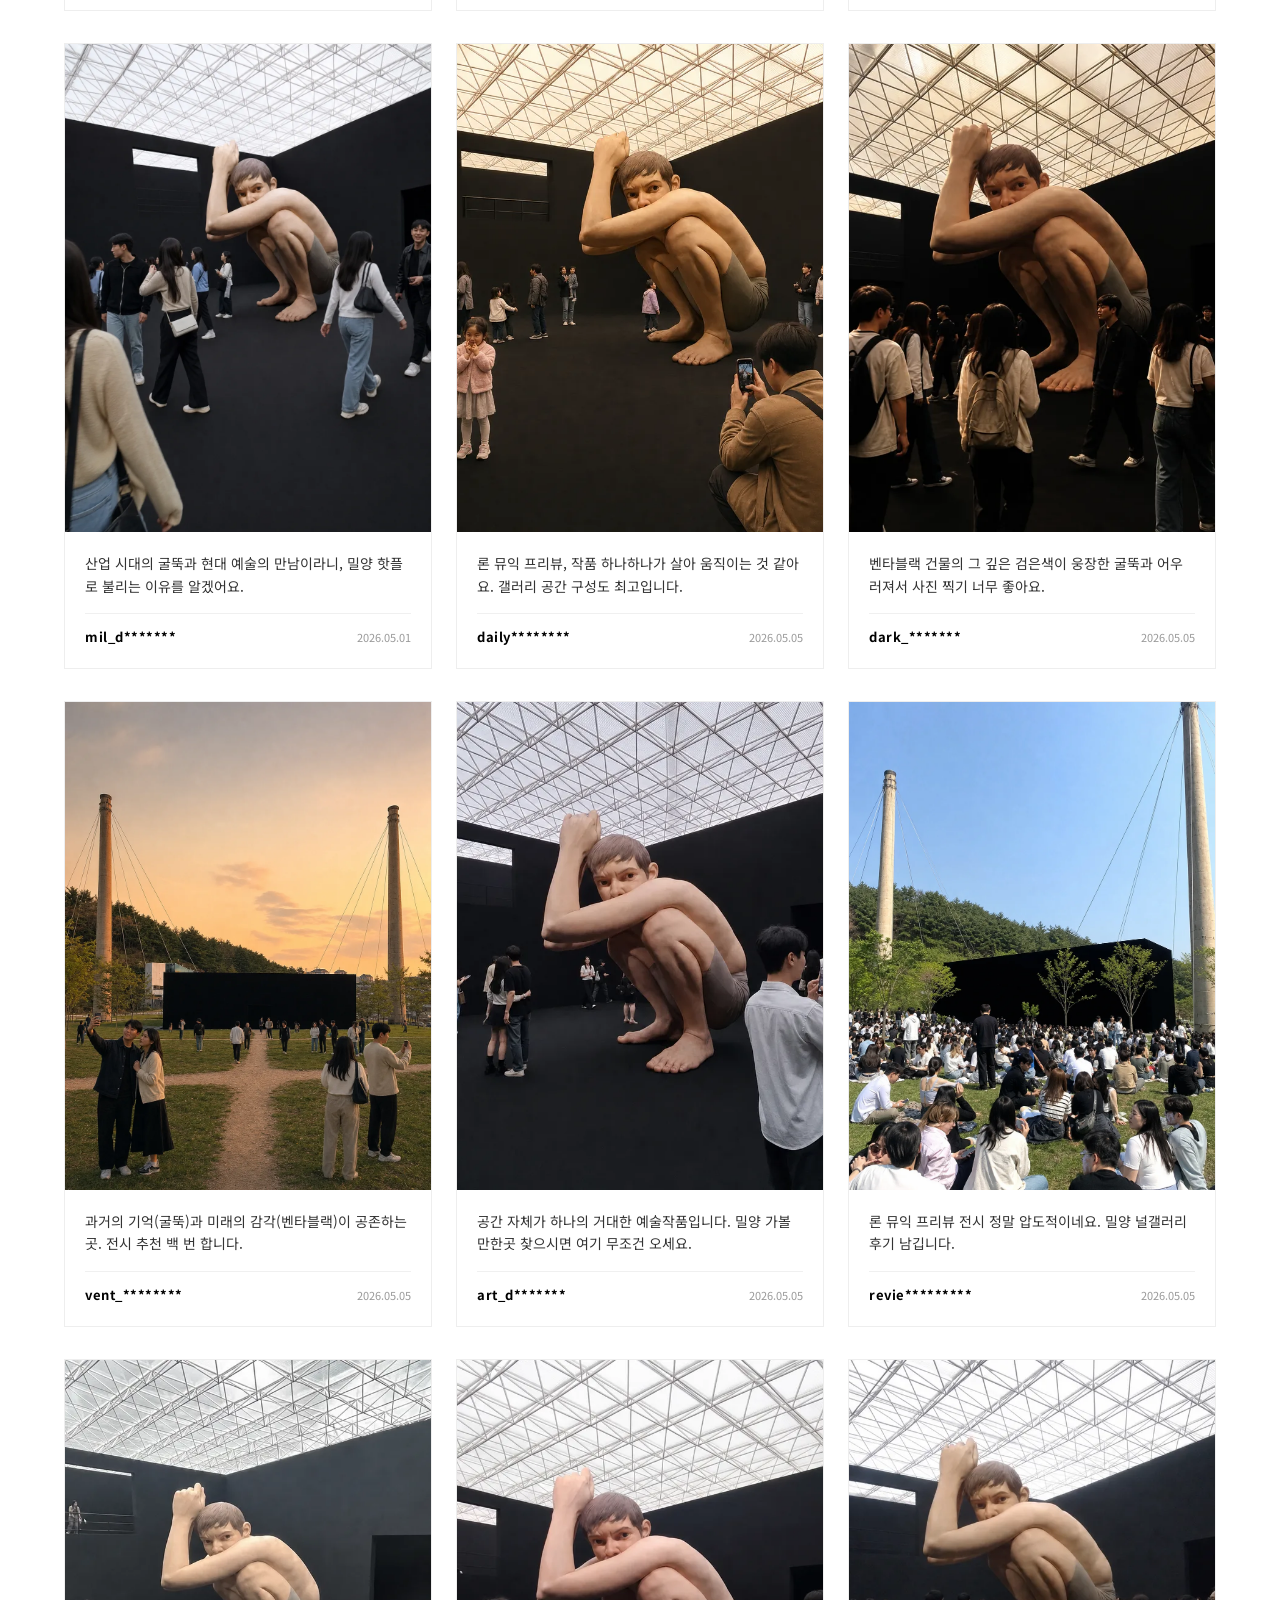
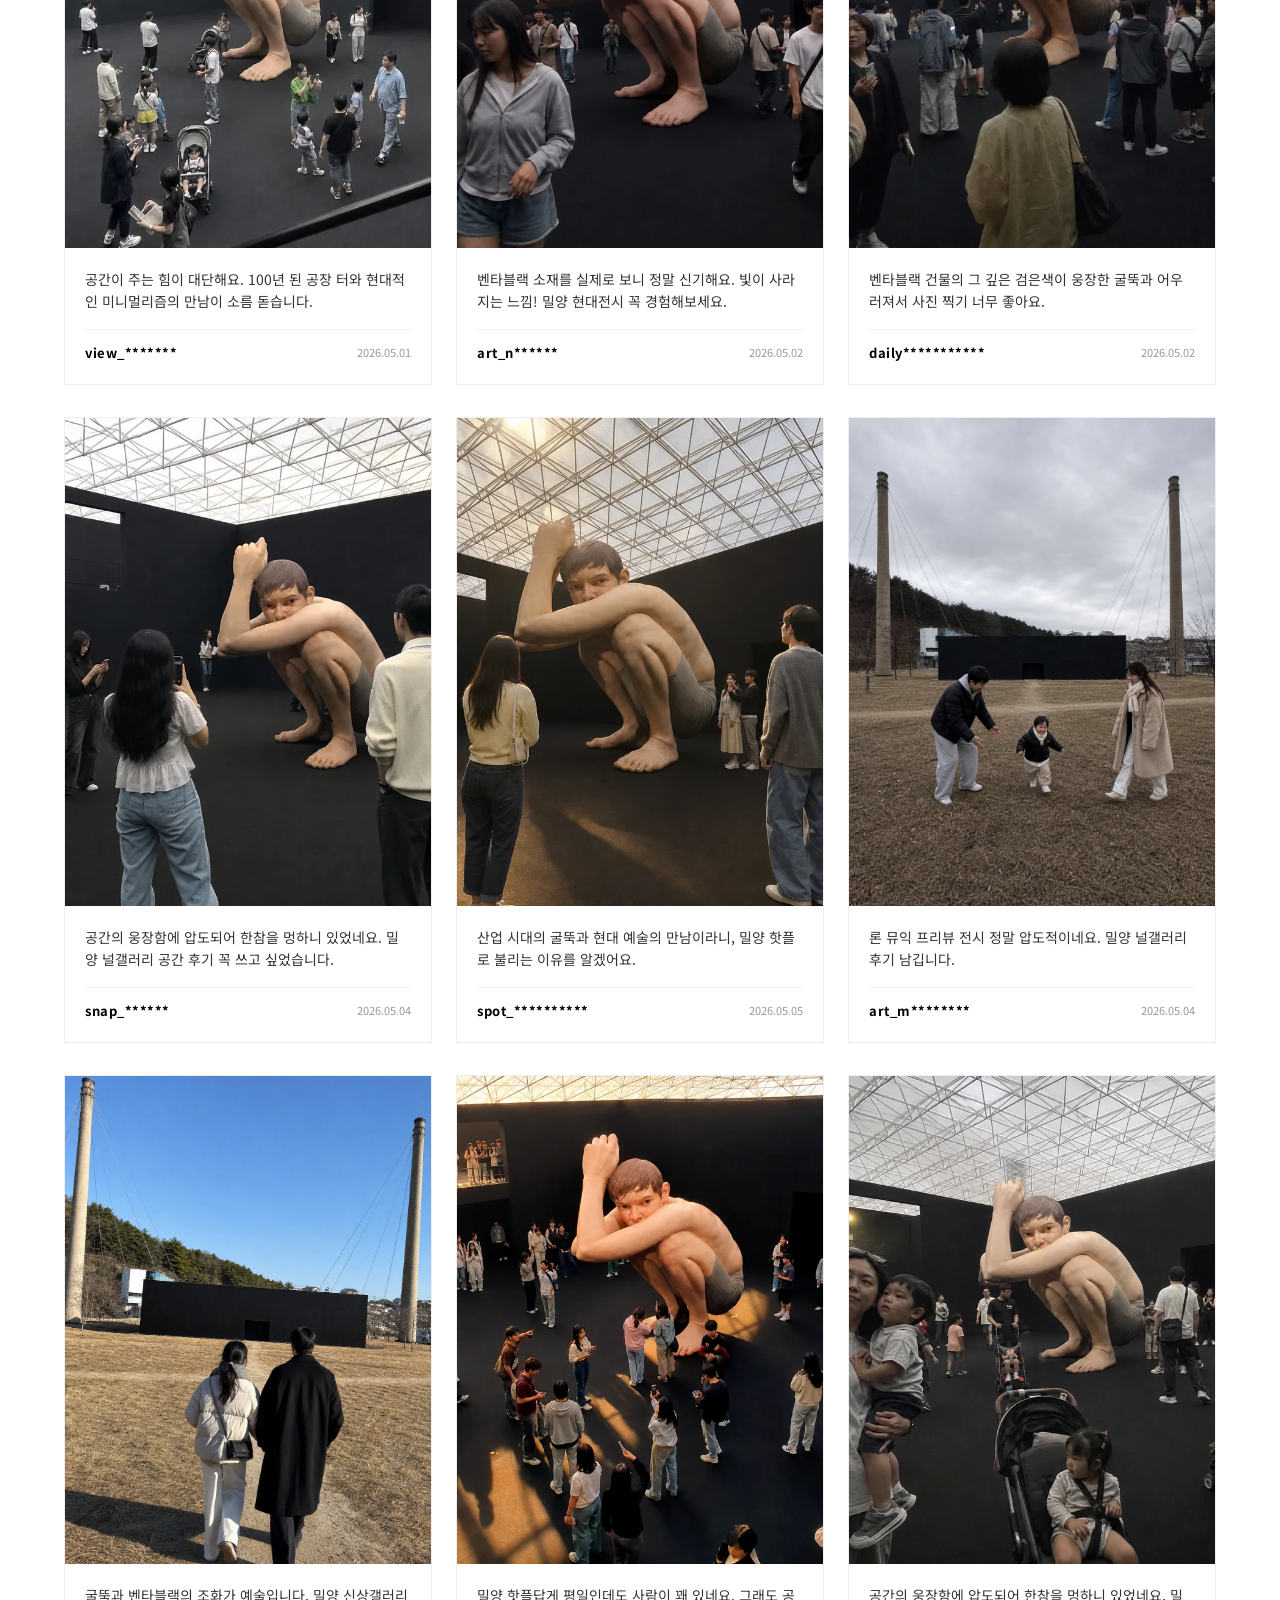
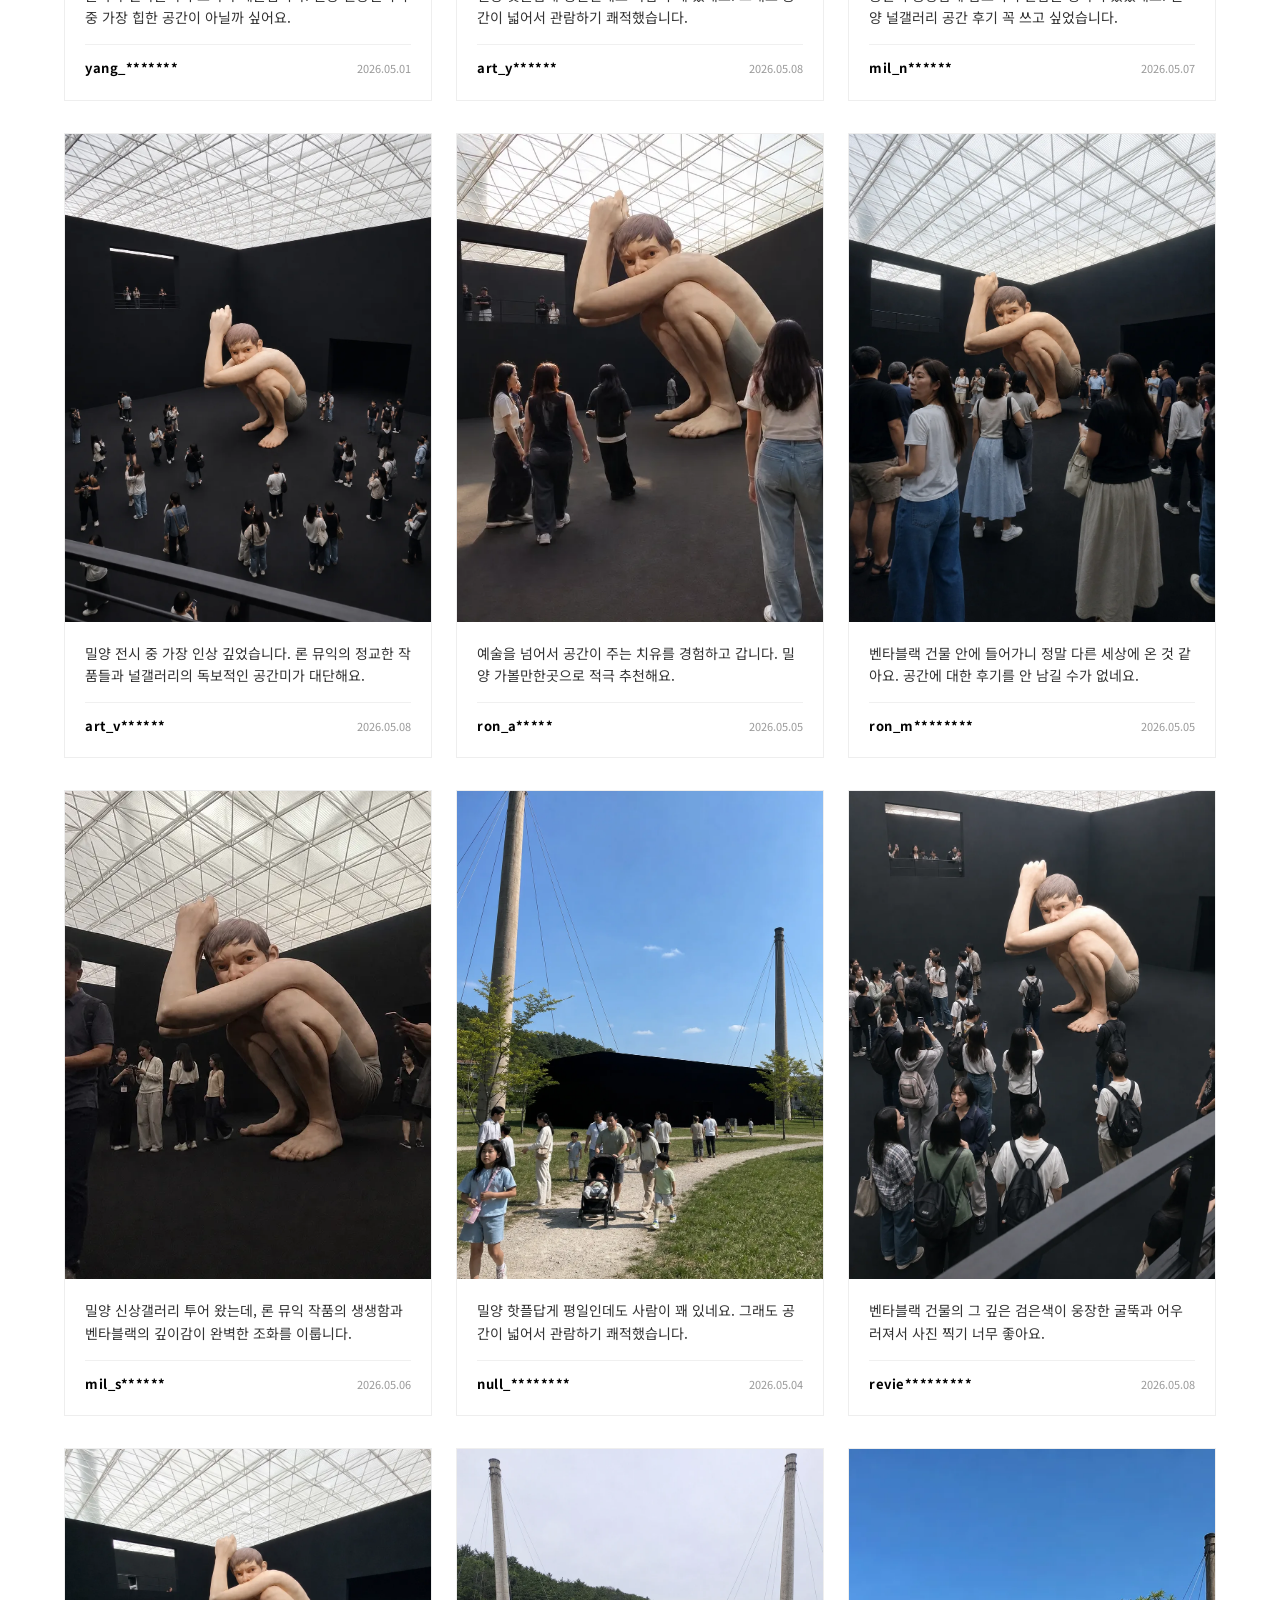
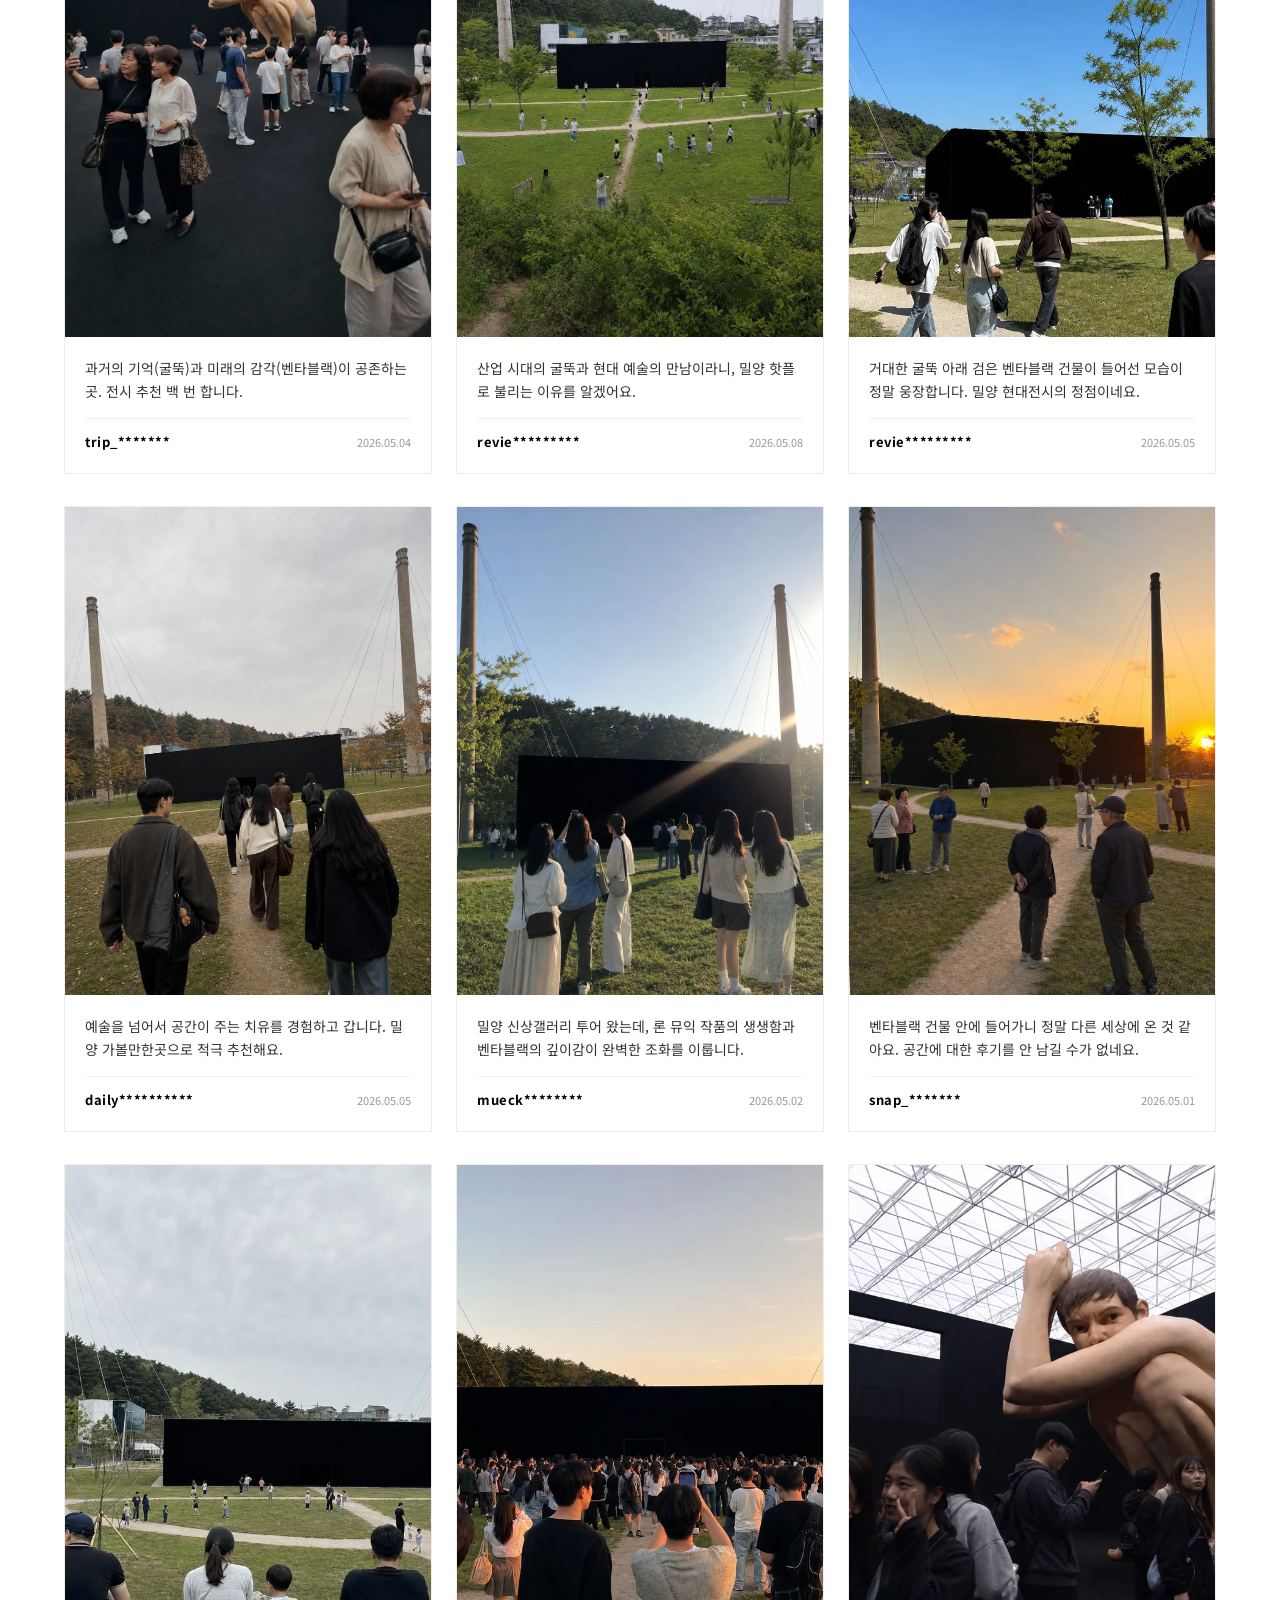
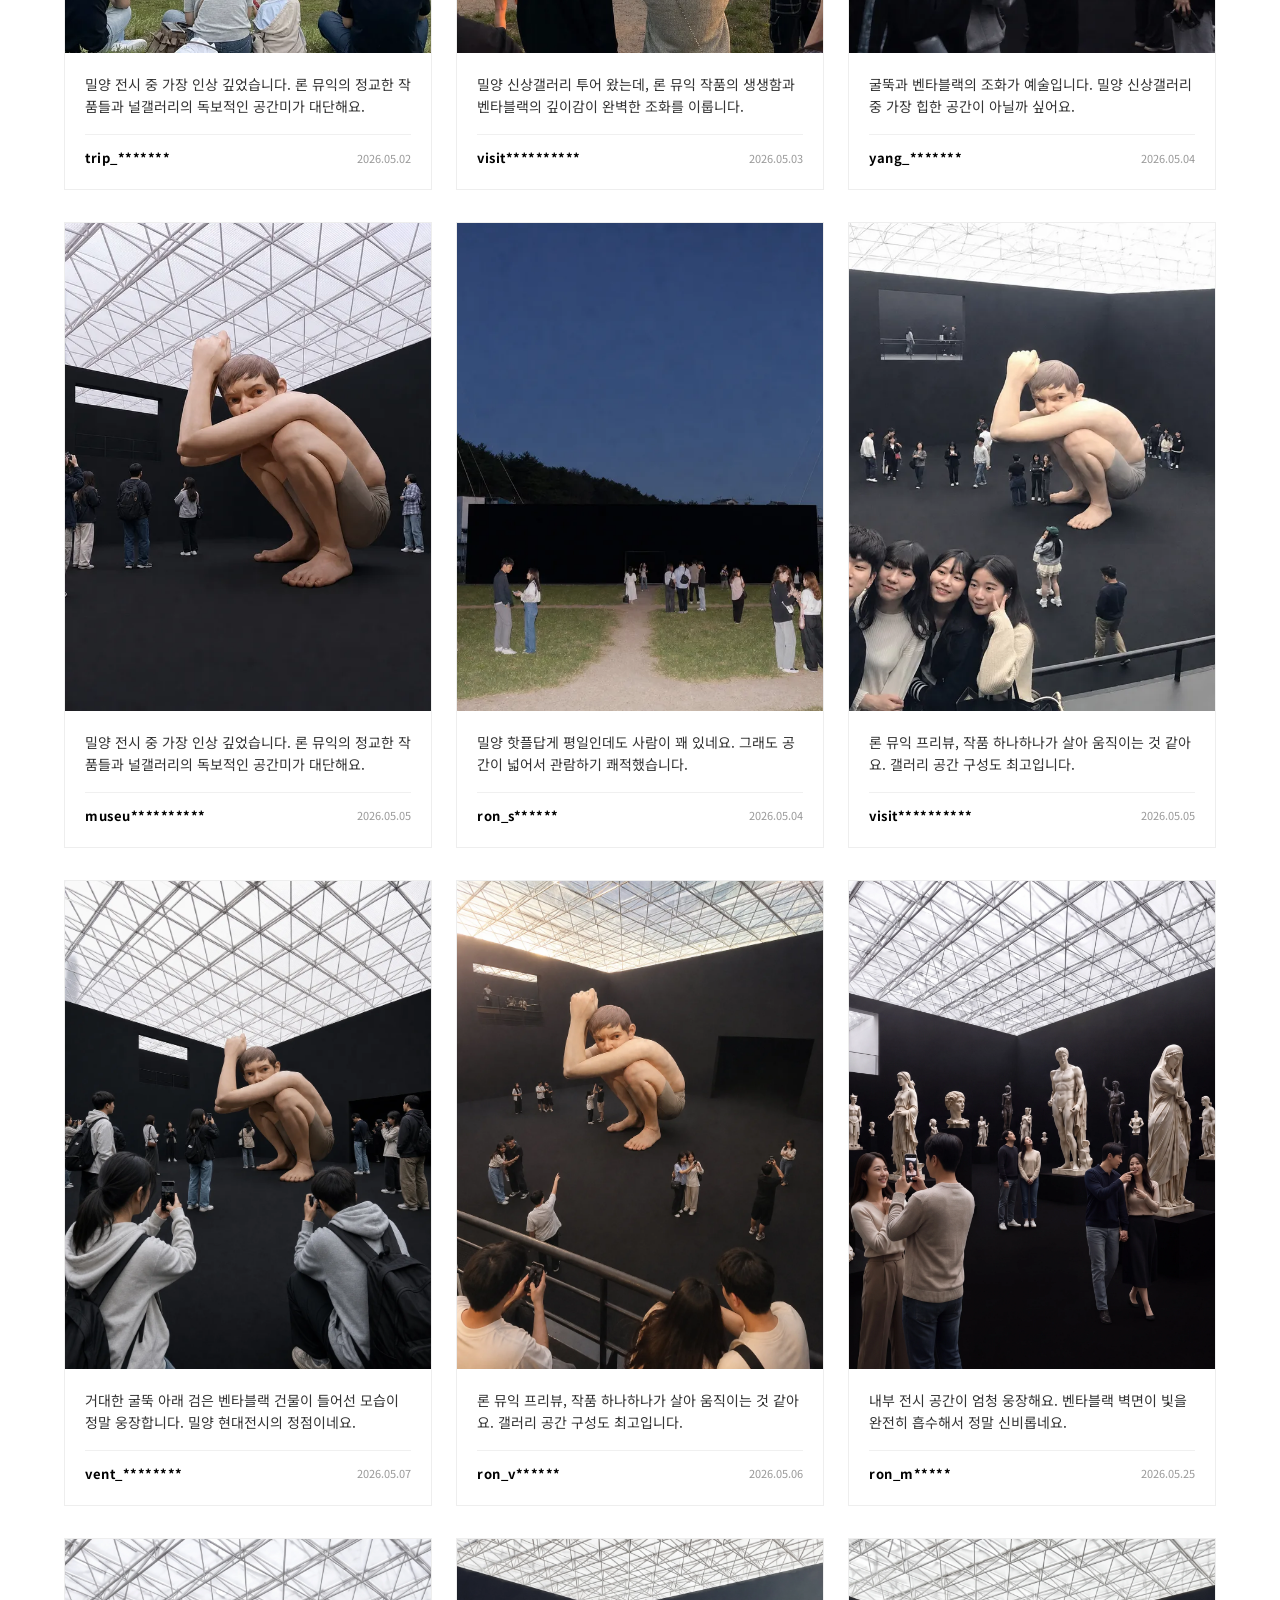
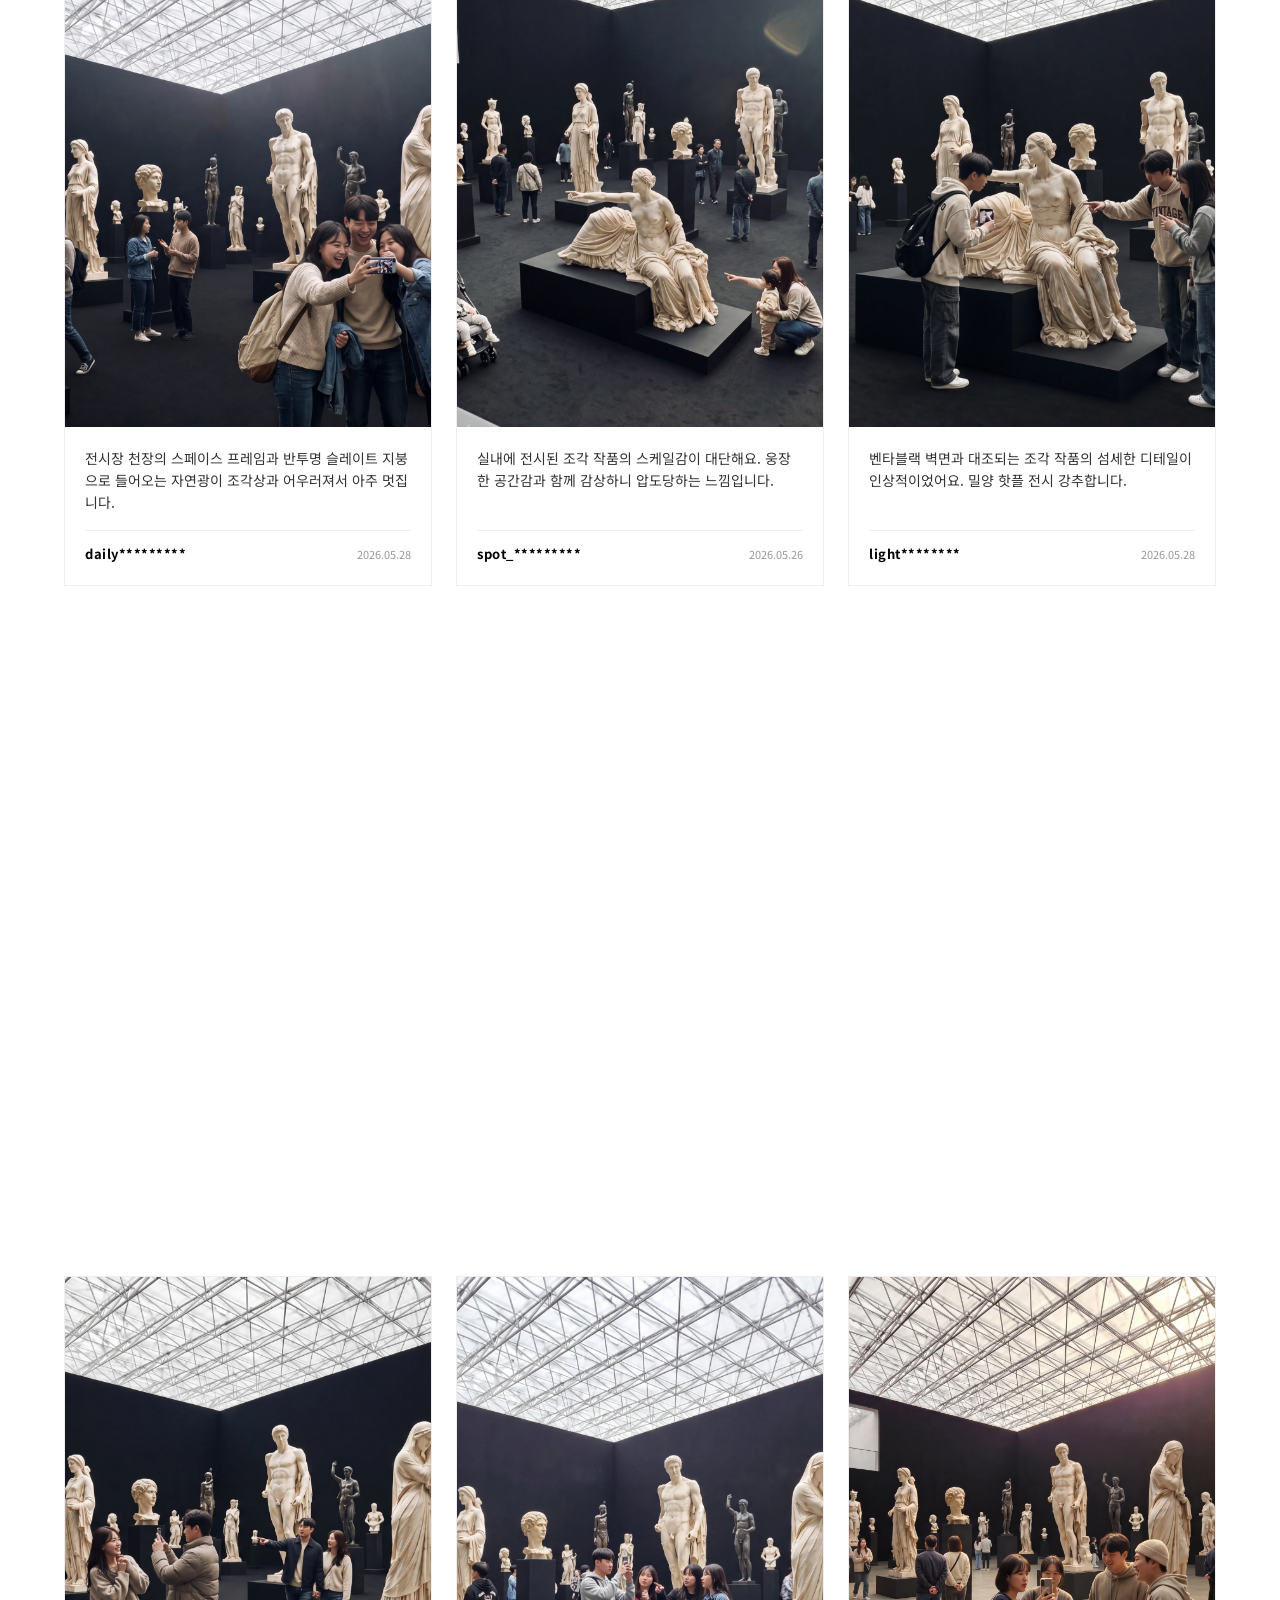
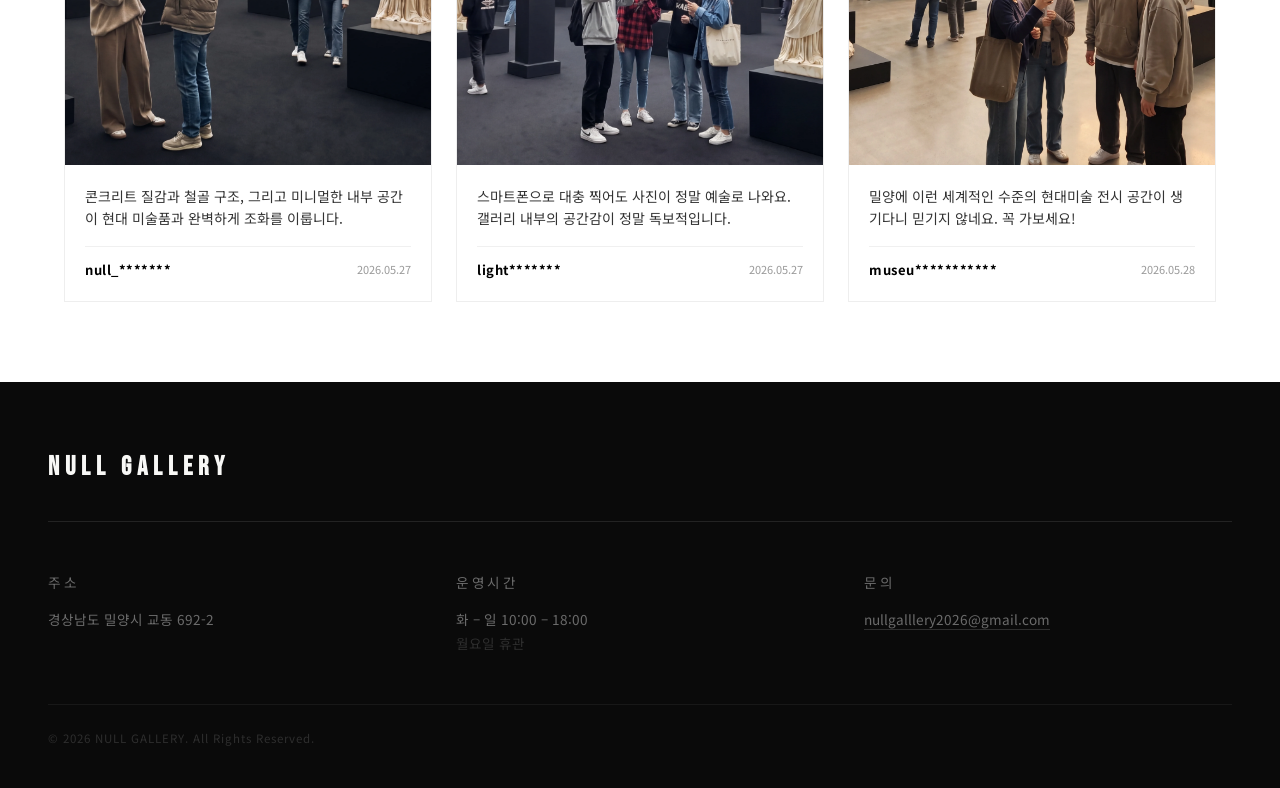
<file: reviews.html>
<!DOCTYPE html>

<html lang="ko">
<head>
<meta charset="utf-8"/>
<meta content="width=device-width, initial-scale=1.0" name="viewport"/>
<title>방문후기 | 밀양 가볼만한곳, 널갤러리 전시 후기 모음</title>
    <link rel="canonical" href="https://nullgallery.kr/reviews.html"><link href="/favicon.png" rel="icon" type="image/png"/><link href="/favicon.png" rel="apple-touch-icon"/>
<link href="https://nullgallery.kr/reviews.html" rel="canonical"/>
<meta content="밀양 널갤러리(NULL GALLERY) 방문후기 — 밀양 핫플 및 가볼만한곳 추천. 관람객들이 전하는 생생한 전시 현장 이야기와 전시 후기를 확인하세요." name="description"/>
<meta content="경상도 가볼만한곳, 경상도 핫플, 경상도 전시 추천, 경남 가볼만한곳, 경남 전시회, 경남 갤러리, 경남 여행 코스, 밀양 널갤러리, 밀양 갤러리, 밀양 데이트, 밀양 건축물, 벤타블랙 건물, 밀양 사진스팟, 밀양 필수코스, 밀양 이색체험, 벤타블랙 건축, 밀양 핫플" name="keywords"/>
<meta content="website" property="og:type"/>
<meta content="방문후기 | 밀양 가볼만한곳, 널갤러리 전시 후기 모음" property="og:title"/>
<meta content="밀양의 100년 산업유산을 재생한 공간, 널갤러리 방문객들의 생생한 전시 후기." property="og:description"/>
<meta content="https://nullgallery.kr/images/hero_main2.png" property="og:image"/>
<meta content="https://nullgallery.kr/reviews.html" property="og:url"/>
<link href="style.css?v=1.2" rel="stylesheet"/>
<link href="https://fonts.googleapis.com/css2?family=Bebas+Neue&amp;family=Noto+Sans+KR:wght@300;400;500;600;700&amp;display=swap" rel="stylesheet"/>
    <script type="application/ld+json">
    {
      "@context": "https://schema.org",
      "@type": ["ArtGallery", "TouristAttraction", "Landmark"],
      "name": "널갤러리 (NULL GALLERY)",
      "alternateName": "밀양 널갤러리",
      "description": "경남 밀양에서 반드시 가봐야 할 현대미술 랜드마크. 100년 된 벽돌 공장을 재생한 독보적인 벤타블랙 건축물로, 밀양 가볼만한곳 및 핫플레이스 1순위 추천 장소입니다.",
      "image": "https://nullgallery.kr/images/hero_main2.png",
      "address": {
        "@type": "PostalAddress",
        "streetAddress": "교동 692-2",
        "addressLocality": "밀양시",
        "addressRegion": "경상남도",
        "postalCode": "50423",
        "addressCountry": "KR"
      },
      "geo": {
        "@type": "GeoCoordinates",
        "latitude": 35.5034,
        "longitude": 128.7592
      },
      "url": "https://nullgallery.kr",
      "telephone": "+82-55-123-4567",
      "openingHoursSpecification": [
        {
          "@type": "OpeningHoursSpecification",
          "dayOfWeek": ["Tuesday", "Wednesday", "Thursday", "Friday", "Saturday", "Sunday"],
          "opens": "10:00",
          "closes": "18:00"
        }
      ],
      "keywords": "밀양 가볼만한곳, 밀양 핫플, 밀양 여행, 경남 전시회, 밀양 랜드마크, 벤타블랙 건축, 널갤러리"
    }
    </script>
</head>
<body class="page-inner">
<header class="header header--dark" id="header">
<div class="header-logo"><a href="index.html">NULL</a></div>
<nav class="header-nav">
<ul>
<li><a href="exhibition.html">전시</a></li>
<li><a href="visit.html">방문안내</a></li>
<li><a class="active" href="reviews.html">방문후기</a></li>
<li><a href="reservation.html">예약</a></li>
</ul>
</nav>
<div class="header-util">
<span>KOR</span>
<button class="menu-btn" id="menuBtn"><span></span><span></span></button>
</div>
</header>
<div class="menu-overlay" id="menuOverlay">
<button class="menu-close" id="menuClose">✕</button>
<nav class="overlay-nav">
<ul>
<li><a class="overlay-link" href="exhibition.html">전시 <span>Exhibition</span></a></li>
<li><a class="overlay-link" href="visit.html">방문안내 <span>Visit</span></a></li>
<li><a class="overlay-link" href="reviews.html">방문후기 <span>Reviews</span></a></li>
<li><a class="overlay-link" href="reservation.html">예약 <span>Reservation</span></a></li>
<li><a class="overlay-link" href="mailto:nullgalllery2026@gmail.com">문의 <span>Contact</span></a></li>
</ul>
</nav>
<div class="overlay-info">
<p>nullgalllery2026@gmail.com</p>
<p>경상남도 밀양시 교동 692-2</p>
</div>
</div>
<div class="page-hero">
<div class="page-hero-inner">
<h1>방문후기 <em>Reviews</em></h1>
</div>
</div>
<main class="reviews-main">
<div class="reviews-grid" id="reviews-container">
<!-- Dynamic content loaded from reviews.csv -->
<p style="text-align:center; padding: 100px; grid-column: 1/-1;">후기를 불러오는 중...</p>
</div>
</main>
<!-- SEO Keywords (Hidden) -->
<div class="visually-hidden">
<h2>밀양 가볼만한곳, 밀양 핫플, 밀양 널갤러리 전시 후기</h2>
<p>널갤러리는 밀양의 가장 독특한 외관을 가진 건축물이자 밀양 가볼만한곳 추천 1위 핫플레이스입니다. 
    관람객들의 실제 방문 후기를 통해 밀양 전시의 감동을 미리 느껴보세요. 
    외벽이 빛을 99.9% 흡수하는 벤타블랙으로 칠해져 있어 밀양 최고의 사진스팟으로 손꼽힙니다.</p>
<p>경상도 가볼만한곳, 경남 전시회, 밀양 데이트 코스, 밀양 필수 여행지로서의 널갤러리 리뷰 모음입니다.</p>
<noscript id="seo-images"><img alt="[밀양 가볼만한곳] 널갤러리 방문 후기 - 공간이 주는 힘이 대단해요. 100년 된 공장 터와 현대적인 미니멀리즘의... (밀양 핫플 추천, 경남 전시회)" src="images/reviews/miryang-nullgallery-hotplace-review-1.webp" title="널갤러리 전시 방문 후기"/><img alt="[밀양 가볼만한곳] 널갤러리 방문 후기 - 론 뮤익 프리뷰 전시 정말 압도적이네요. 밀양 널갤러리 후기 남깁니다.... (밀양 핫플 추천, 경남 전시회)" src="images/reviews/miryang-nullgallery-hotplace-review-2.webp" title="널갤러리 론 뮤익 전시 후기"/><img alt="[밀양 가볼만한곳] 널갤러리 방문 후기 - 벤타블랙 소재를 실제로 보니 정말 신기해요. 빛이 사라지는 느낌! 밀양 ... (밀양 핫플 추천, 경남 전시회)" src="images/reviews/miryang-nullgallery-hotplace-review-3.webp" title="널갤러리 벤타블랙 건축 후기"/><img alt="[밀양 가볼만한곳] 널갤러리 방문 후기 - 공간의 웅장함에 압도되어 한참을 멍하니 있었네요. 밀양 널갤러리 공간 후... (밀양 핫플 추천, 경남 전시회)" src="images/reviews/miryang-nullgallery-hotplace-review-4.webp" title="널갤러리 전시 방문 후기"/><img alt="[밀양 가볼만한곳] 널갤러리 방문 후기 - 빛을 빨아들이는 벤타블랙 건물이 너무 신선해요. 산업 유산인 굴뚝과 대조... (밀양 핫플 추천, 경남 전시회)" src="images/reviews/miryang-nullgallery-hotplace-review-5.webp" title="널갤러리 벤타블랙 건축 후기"/><img alt="[밀양 가볼만한곳] 널갤러리 방문 후기 - 과거의 기억(굴뚝)과 미래의 감각(벤타블랙)이 공존하는 곳. 전시 추천 ... (밀양 핫플 추천, 경남 전시회)" src="images/reviews/miryang-nullgallery-hotplace-review-6.webp" title="널갤러리 벤타블랙 건축 후기"/><img alt="[밀양 가볼만한곳] 널갤러리 방문 후기 - 산업 시대의 굴뚝과 현대 예술의 만남이라니, 밀양 핫플로 불리는 이유를 ... (밀양 핫플 추천, 경남 전시회)" src="images/reviews/miryang-nullgallery-hotplace-review-7.webp" title="널갤러리 100년 역사 굴뚝 재생 후기"/><img alt="[밀양 가볼만한곳] 널갤러리 방문 후기 - 론 뮤익 프리뷰, 작품 하나하나가 살아 움직이는 것 같아요. 갤러리 공간... (밀양 핫플 추천, 경남 전시회)" src="images/reviews/miryang-nullgallery-hotplace-review-8.webp" title="널갤러리 론 뮤익 전시 후기"/><img alt="[밀양 가볼만한곳] 널갤러리 방문 후기 - 벤타블랙 건물의 그 깊은 검은색이 웅장한 굴뚝과 어우러져서 사진 찍기 너... (밀양 핫플 추천, 경남 전시회)" src="images/reviews/miryang-nullgallery-hotplace-review-9.webp" title="널갤러리 벤타블랙 건축 후기"/><img alt="[밀양 가볼만한곳] 널갤러리 방문 후기 - 과거의 기억(굴뚝)과 미래의 감각(벤타블랙)이 공존하는 곳. 전시 추천 ... (밀양 핫플 추천, 경남 전시회)" src="images/reviews/miryang-nullgallery-hotplace-review-10.webp" title="널갤러리 벤타블랙 건축 후기"/><img alt="[밀양 가볼만한곳] 널갤러리 방문 후기 - 공간 자체가 하나의 거대한 예술작품입니다. 밀양 가볼만한곳 찾으시면 여기... (밀양 핫플 추천, 경남 전시회)" src="images/reviews/miryang-nullgallery-hotplace-review-11.webp" title="밀양 데이트코스 널갤러리 방문 후기"/><img alt="[밀양 가볼만한곳] 널갤러리 방문 후기 - 론 뮤익 프리뷰 전시 정말 압도적이네요. 밀양 널갤러리 후기 남깁니다.... (밀양 핫플 추천, 경남 전시회)" src="images/reviews/miryang-nullgallery-hotplace-review-12.webp" title="널갤러리 론 뮤익 전시 후기"/><img alt="[밀양 가볼만한곳] 널갤러리 방문 후기 - 공간이 주는 힘이 대단해요. 100년 된 공장 터와 현대적인 미니멀리즘의... (밀양 핫플 추천, 경남 전시회)" src="images/reviews/miryang-nullgallery-hotplace-review-13.webp" title="널갤러리 전시 방문 후기"/><img alt="[밀양 가볼만한곳] 널갤러리 방문 후기 - 벤타블랙 소재를 실제로 보니 정말 신기해요. 빛이 사라지는 느낌! 밀양 ... (밀양 핫플 추천, 경남 전시회)" src="images/reviews/miryang-nullgallery-hotplace-review-14.webp" title="널갤러리 벤타블랙 건축 후기"/><img alt="[밀양 가볼만한곳] 널갤러리 방문 후기 - 벤타블랙 건물의 그 깊은 검은색이 웅장한 굴뚝과 어우러져서 사진 찍기 너... (밀양 핫플 추천, 경남 전시회)" src="images/reviews/miryang-nullgallery-hotplace-review-15.webp" title="널갤러리 벤타블랙 건축 후기"/><img alt="[밀양 가볼만한곳] 널갤러리 방문 후기 - 공간의 웅장함에 압도되어 한참을 멍하니 있었네요. 밀양 널갤러리 공간 후... (밀양 핫플 추천, 경남 전시회)" src="images/reviews/miryang-nullgallery-hotplace-review-16.webp" title="널갤러리 전시 방문 후기"/><img alt="[밀양 가볼만한곳] 널갤러리 방문 후기 - 산업 시대의 굴뚝과 현대 예술의 만남이라니, 밀양 핫플로 불리는 이유를 ... (밀양 핫플 추천, 경남 전시회)" src="images/reviews/miryang-nullgallery-hotplace-review-17.webp" title="널갤러리 100년 역사 굴뚝 재생 후기"/><img alt="[밀양 가볼만한곳] 널갤러리 방문 후기 - 론 뮤익 프리뷰 전시 정말 압도적이네요. 밀양 널갤러리 후기 남깁니다.... (밀양 핫플 추천, 경남 전시회)" src="images/reviews/miryang-nullgallery-hotplace-review-18.webp" title="널갤러리 론 뮤익 전시 후기"/><img alt="[밀양 가볼만한곳] 널갤러리 방문 후기 - 굴뚝과 벤타블랙의 조화가 예술입니다. 밀양 신상갤러리 중 가장 힙한 공간... (밀양 핫플 추천, 경남 전시회)" src="images/reviews/miryang-nullgallery-hotplace-review-19.webp" title="널갤러리 벤타블랙 건축 후기"/><img alt="[밀양 가볼만한곳] 널갤러리 방문 후기 - 밀양 핫플답게 평일인데도 사람이 꽤 있네요. 그래도 공간이 넓어서 관람하... (밀양 핫플 추천, 경남 전시회)" src="images/reviews/miryang-nullgallery-hotplace-review-20.webp" title="밀양 데이트코스 널갤러리 방문 후기"/><img alt="[밀양 가볼만한곳] 널갤러리 방문 후기 - 공간의 웅장함에 압도되어 한참을 멍하니 있었네요. 밀양 널갤러리 공간 후... (밀양 핫플 추천, 경남 전시회)" src="images/reviews/miryang-nullgallery-hotplace-review-21.webp" title="널갤러리 전시 방문 후기"/><img alt="[밀양 가볼만한곳] 널갤러리 방문 후기 - 밀양 전시 중 가장 인상 깊었습니다. 론 뮤익의 정교한 작품들과 널갤러리... (밀양 핫플 추천, 경남 전시회)" src="images/reviews/miryang-nullgallery-hotplace-review-22.webp" title="널갤러리 론 뮤익 전시 후기"/><img alt="[밀양 가볼만한곳] 널갤러리 방문 후기 - 예술을 넘어서 공간이 주는 치유를 경험하고 갑니다. 밀양 가볼만한곳으로 ... (밀양 핫플 추천, 경남 전시회)" src="images/reviews/miryang-nullgallery-hotplace-review-23.webp" title="밀양 데이트코스 널갤러리 방문 후기"/><img alt="[밀양 가볼만한곳] 널갤러리 방문 후기 - 벤타블랙 건물 안에 들어가니 정말 다른 세상에 온 것 같아요. 공간에 대... (밀양 핫플 추천, 경남 전시회)" src="images/reviews/miryang-nullgallery-hotplace-review-24.webp" title="널갤러리 벤타블랙 건축 후기"/><img alt="[밀양 가볼만한곳] 널갤러리 방문 후기 - 밀양 신상갤러리 투어 왔는데, 론 뮤익 작품의 생생함과 벤타블랙의 깊이감... (밀양 핫플 추천, 경남 전시회)" src="images/reviews/miryang-nullgallery-hotplace-review-25.webp" title="널갤러리 론 뮤익 전시 후기"/><img alt="[밀양 가볼만한곳] 널갤러리 방문 후기 - 밀양 핫플답게 평일인데도 사람이 꽤 있네요. 그래도 공간이 넓어서 관람하... (밀양 핫플 추천, 경남 전시회)" src="images/reviews/miryang-nullgallery-hotplace-review-26.webp" title="밀양 데이트코스 널갤러리 방문 후기"/><img alt="[밀양 가볼만한곳] 널갤러리 방문 후기 - 벤타블랙 건물의 그 깊은 검은색이 웅장한 굴뚝과 어우러져서 사진 찍기 너... (밀양 핫플 추천, 경남 전시회)" src="images/reviews/miryang-nullgallery-hotplace-review-27.webp" title="널갤러리 벤타블랙 건축 후기"/><img alt="[밀양 가볼만한곳] 널갤러리 방문 후기 - 과거의 기억(굴뚝)과 미래의 감각(벤타블랙)이 공존하는 곳. 전시 추천 ... (밀양 핫플 추천, 경남 전시회)" src="images/reviews/miryang-nullgallery-hotplace-review-28.webp" title="널갤러리 벤타블랙 건축 후기"/><img alt="[밀양 가볼만한곳] 널갤러리 방문 후기 - 산업 시대의 굴뚝과 현대 예술의 만남이라니, 밀양 핫플로 불리는 이유를 ... (밀양 핫플 추천, 경남 전시회)" src="images/reviews/miryang-nullgallery-hotplace-review-29.webp" title="널갤러리 100년 역사 굴뚝 재생 후기"/><img alt="[밀양 가볼만한곳] 널갤러리 방문 후기 - 거대한 굴뚝 아래 검은 벤타블랙 건물이 들어선 모습이 정말 웅장합니다. ... (밀양 핫플 추천, 경남 전시회)" src="images/reviews/miryang-nullgallery-hotplace-review-30.webp" title="널갤러리 벤타블랙 건축 후기"/><img alt="[밀양 가볼만한곳] 널갤러리 방문 후기 - 예술을 넘어서 공간이 주는 치유를 경험하고 갑니다. 밀양 가볼만한곳으로 ... (밀양 핫플 추천, 경남 전시회)" src="images/reviews/miryang-nullgallery-hotplace-review-31.webp" title="밀양 데이트코스 널갤러리 방문 후기"/><img alt="[밀양 가볼만한곳] 널갤러리 방문 후기 - 밀양 신상갤러리 투어 왔는데, 론 뮤익 작품의 생생함과 벤타블랙의 깊이감... (밀양 핫플 추천, 경남 전시회)" src="images/reviews/miryang-nullgallery-hotplace-review-32.webp" title="널갤러리 론 뮤익 전시 후기"/><img alt="[밀양 가볼만한곳] 널갤러리 방문 후기 - 벤타블랙 건물 안에 들어가니 정말 다른 세상에 온 것 같아요. 공간에 대... (밀양 핫플 추천, 경남 전시회)" src="images/reviews/miryang-nullgallery-hotplace-review-33.webp" title="널갤러리 벤타블랙 건축 후기"/><img alt="[밀양 가볼만한곳] 널갤러리 방문 후기 - 밀양 전시 중 가장 인상 깊었습니다. 론 뮤익의 정교한 작품들과 널갤러리... (밀양 핫플 추천, 경남 전시회)" src="images/reviews/miryang-nullgallery-hotplace-review-34.webp" title="널갤러리 론 뮤익 전시 후기"/><img alt="[밀양 가볼만한곳] 널갤러리 방문 후기 - 밀양 신상갤러리 투어 왔는데, 론 뮤익 작품의 생생함과 벤타블랙의 깊이감... (밀양 핫플 추천, 경남 전시회)" src="images/reviews/miryang-nullgallery-hotplace-review-35.webp" title="널갤러리 론 뮤익 전시 후기"/><img alt="[밀양 가볼만한곳] 널갤러리 방문 후기 - 굴뚝과 벤타블랙의 조화가 예술입니다. 밀양 신상갤러리 중 가장 힙한 공간... (밀양 핫플 추천, 경남 전시회)" src="images/reviews/miryang-nullgallery-hotplace-review-36.webp" title="널갤러리 벤타블랙 건축 후기"/><img alt="[밀양 가볼만한곳] 널갤러리 방문 후기 - 밀양 전시 중 가장 인상 깊었습니다. 론 뮤익의 정교한 작품들과 널갤러리... (밀양 핫플 추천, 경남 전시회)" src="images/reviews/miryang-nullgallery-hotplace-review-37.webp" title="널갤러리 론 뮤익 전시 후기"/><img alt="[밀양 가볼만한곳] 널갤러리 방문 후기 - 밀양 핫플답게 평일인데도 사람이 꽤 있네요. 그래도 공간이 넓어서 관람하... (밀양 핫플 추천, 경남 전시회)" src="images/reviews/miryang-nullgallery-hotplace-review-38.webp" title="밀양 데이트코스 널갤러리 방문 후기"/><img alt="[밀양 가볼만한곳] 널갤러리 방문 후기 - 론 뮤익 프리뷰, 작품 하나하나가 살아 움직이는 것 같아요. 갤러리 공간... (밀양 핫플 추천, 경남 전시회)" src="images/reviews/miryang-nullgallery-hotplace-review-39.webp" title="널갤러리 론 뮤익 전시 후기"/><img alt="[밀양 가볼만한곳] 널갤러리 방문 후기 - 거대한 굴뚝 아래 검은 벤타블랙 건물이 들어선 모습이 정말 웅장합니다. ... (밀양 핫플 추천, 경남 전시회)" src="images/reviews/miryang-nullgallery-hotplace-review-40.webp" title="널갤러리 벤타블랙 건축 후기"/><img alt="[밀양 가볼만한곳] 널갤러리 방문 후기 - 론 뮤익 프리뷰, 작품 하나하나가 살아 움직이는 것 같아요. 갤러리 공간... (밀양 핫플 추천, 경남 전시회)" src="images/reviews/miryang-nullgallery-hotplace-review-41.webp" title="널갤러리 론 뮤익 전시 후기"/><img alt="[밀양 가볼만한곳] 널갤러리 방문 후기 - 내부 전시 공간이 엄청 웅장해요. 벤타블랙 벽면이 빛을 완전히 흡수해서 ... (밀양 핫플 추천, 경남 전시회)" src="images/reviews/miryang-nullgallery-hotplace-review-42.webp" title="널갤러리 벤타블랙 건축 후기"/><img alt="[밀양 가볼만한곳] 널갤러리 방문 후기 - 전시장 천장의 스페이스 프레임과 반투명 슬레이트 지붕으로 들어오는 자연광... (밀양 핫플 추천, 경남 전시회)" src="images/reviews/miryang-nullgallery-hotplace-review-43.webp" title="널갤러리 전시 방문 후기"/><img alt="[밀양 가볼만한곳] 널갤러리 방문 후기 - 실내에 전시된 조각 작품의 스케일감이 대단해요. 웅장한 공간감과 함께 감... (밀양 핫플 추천, 경남 전시회)" src="images/reviews/miryang-nullgallery-hotplace-review-44.webp" title="널갤러리 전시 방문 후기"/><img alt="[밀양 가볼만한곳] 널갤러리 방문 후기 - 벤타블랙 벽면과 대조되는 조각 작품의 섬세한 디테일이 인상적이었어요. 밀... (밀양 핫플 추천, 경남 전시회)" src="images/reviews/miryang-nullgallery-hotplace-review-45.webp" title="널갤러리 벤타블랙 건축 후기"/><img alt="[밀양 가볼만한곳] 널갤러리 방문 후기 - 실내 전시 사진 보고 방문했는데, 실제로 보니 기하학적인 스페이스 프레임... (밀양 핫플 추천, 경남 전시회)" src="images/reviews/miryang-nullgallery-hotplace-review-46.webp" title="널갤러리 전시 방문 후기"/><img alt="[밀양 가볼만한곳] 널갤러리 방문 후기 - 어두운 벤타블랙 공간과 따뜻한 자연광이 만들어내는 대비가 아주 매력적인 ... (밀양 핫플 추천, 경남 전시회)" src="images/reviews/miryang-nullgallery-hotplace-review-47.webp" title="널갤러리 벤타블랙 건축 후기"/><img alt="[밀양 가볼만한곳] 널갤러리 방문 후기 - 내부에 들어서자마자 압도적인 스케일의 조각상에 시선을 빼앗겼어요. 밀양 ... (밀양 핫플 추천, 경남 전시회)" src="images/reviews/miryang-nullgallery-hotplace-review-48.webp" title="널갤러리 전시 방문 후기"/><img alt="[밀양 가볼만한곳] 널갤러리 방문 후기 - 콘크리트 질감과 철골 구조, 그리고 미니멀한 내부 공간이 현대 미술품과 ... (밀양 핫플 추천, 경남 전시회)" src="images/reviews/miryang-nullgallery-hotplace-review-49.webp" title="널갤러리 전시 방문 후기"/><img alt="[밀양 가볼만한곳] 널갤러리 방문 후기 - 스마트폰으로 대충 찍어도 사진이 정말 예술로 나와요. 갤러리 내부의 공간... (밀양 핫플 추천, 경남 전시회)" src="images/reviews/miryang-nullgallery-hotplace-review-50.webp" title="널갤러리 전시 방문 후기"/><img alt="[밀양 가볼만한곳] 널갤러리 방문 후기 - 밀양에 이런 세계적인 수준의 현대미술 전시 공간이 생기다니 믿기지 않네요... (밀양 핫플 추천, 경남 전시회)" src="images/reviews/miryang-nullgallery-hotplace-review-51.webp" title="널갤러리 전시 방문 후기"/></noscript></div>
<footer class="footer">
<div class="footer-inner">
<div class="footer-brand">NULL GALLERY</div>
<div class="footer-cols">
<div class="footer-col">
<p class="footer-col-title">주소</p>
<p>경상남도 밀양시 교동 692-2</p>
</div>
<div class="footer-col">
<p class="footer-col-title">운영시간</p>
<p>화 – 일 10:00 – 18:00</p>
<p class="footer-muted">월요일 휴관</p>
</div>
<div class="footer-col">
<p class="footer-col-title">문의</p>
<p><a href="mailto:nullgalllery2026@gmail.com">nullgalllery2026@gmail.com</a></p>
</div>
</div>
<div class="footer-bottom">
<p>© 2026 NULL GALLERY. All Rights Reserved.</p>
</div>
</div>
</footer>
<script src="script.js?v=1.2"></script>
</body>
</html>
</file>
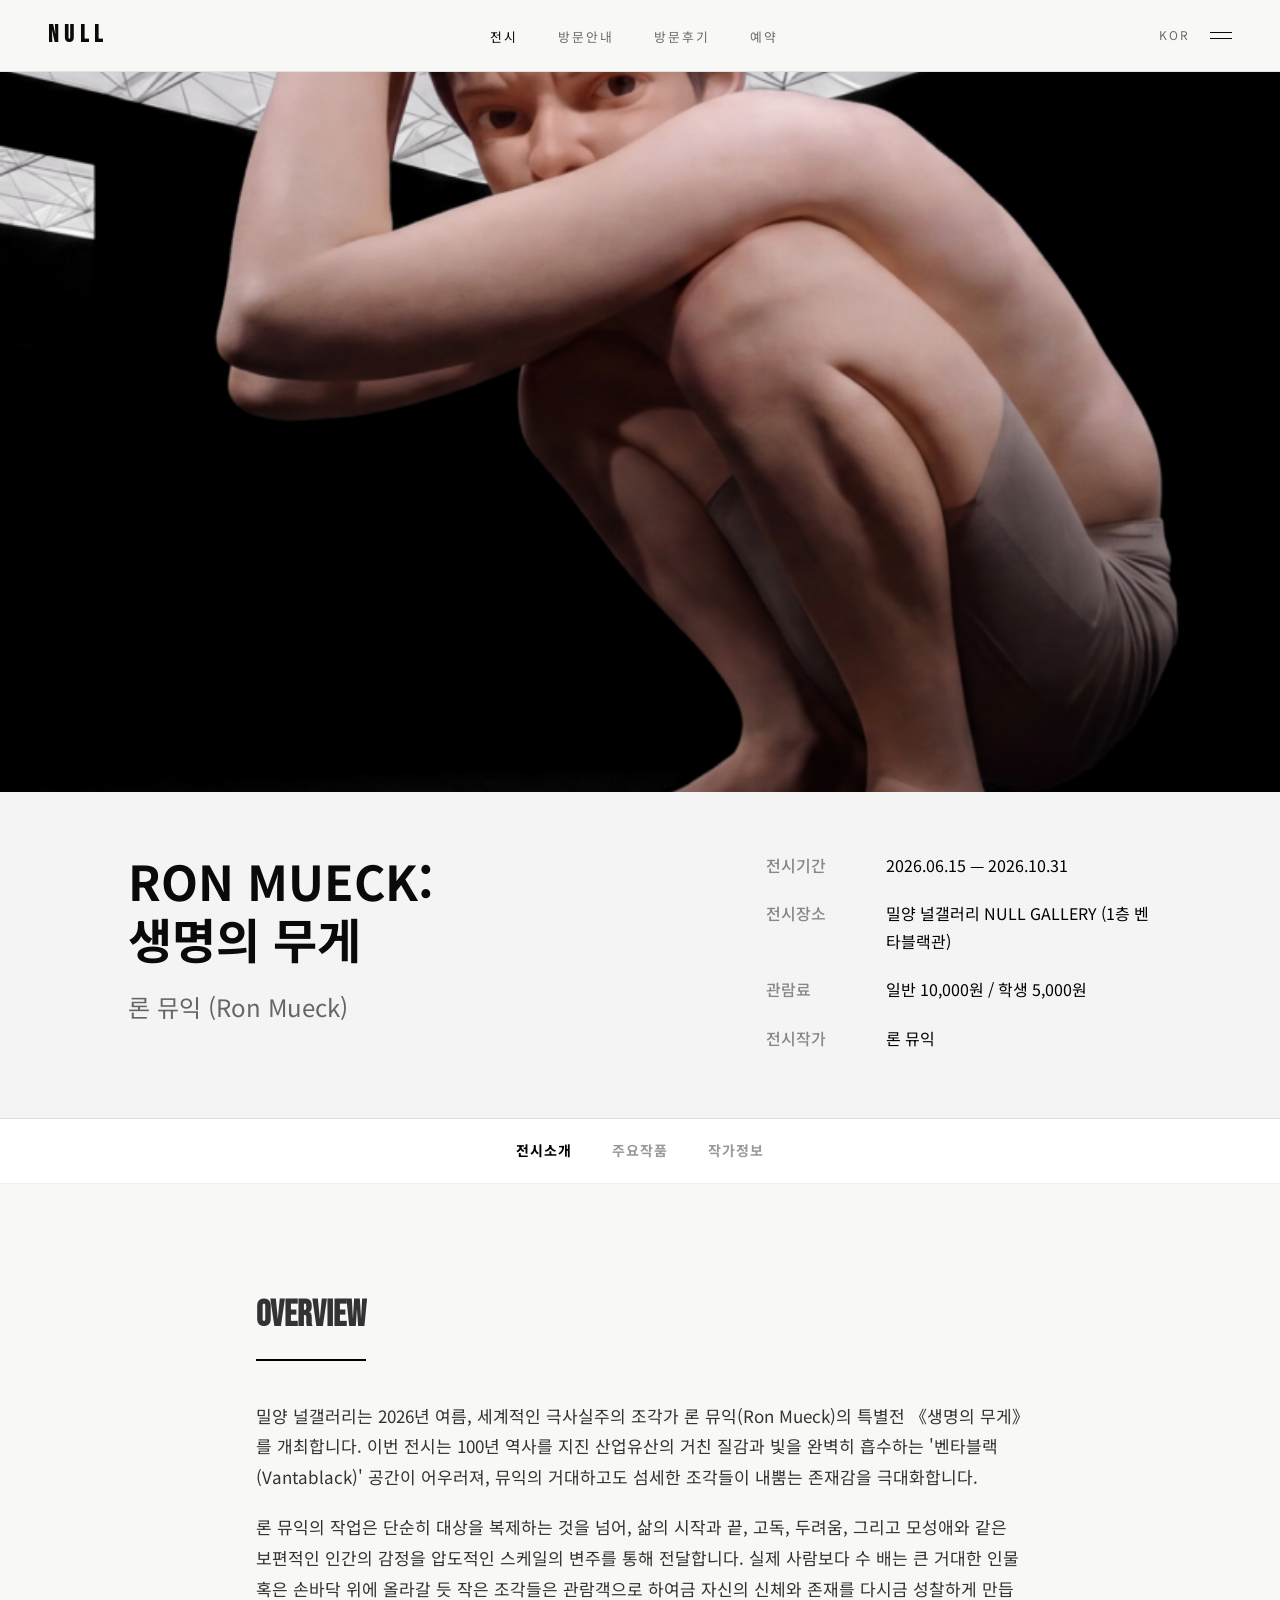
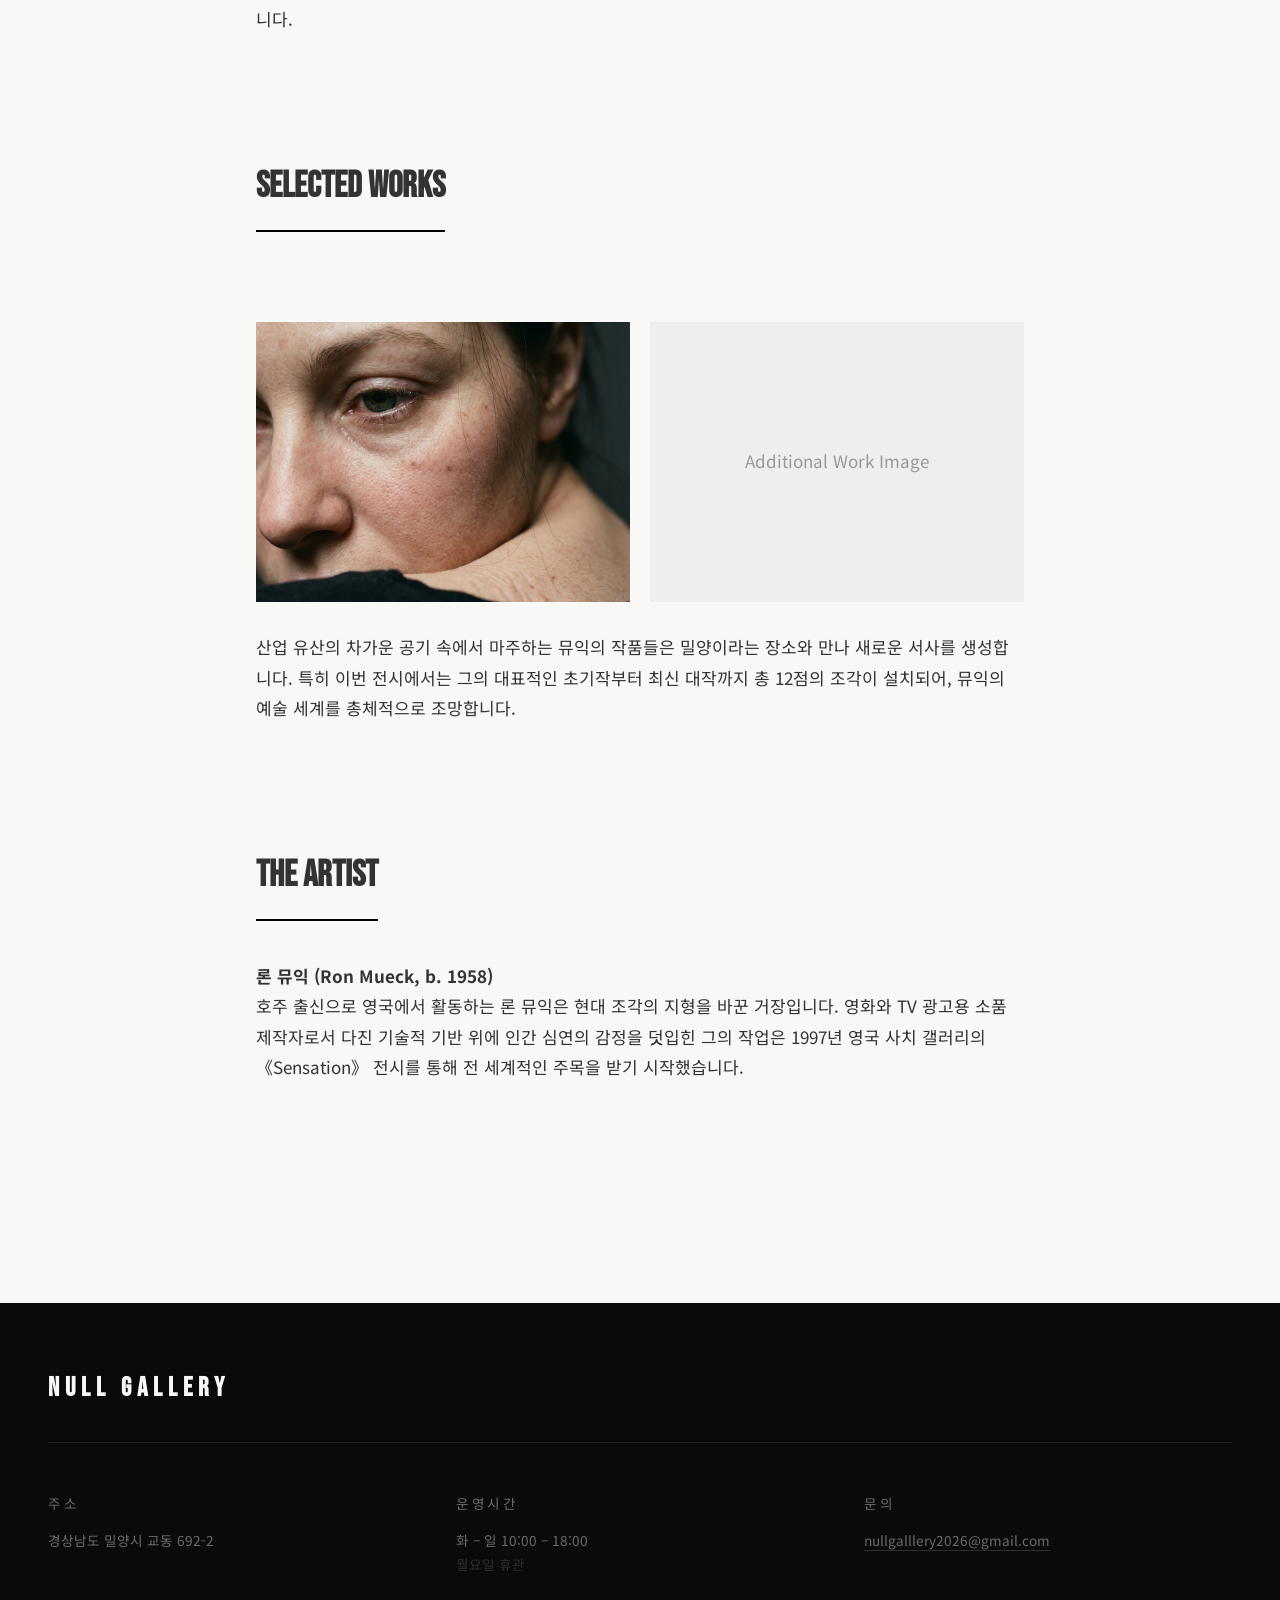
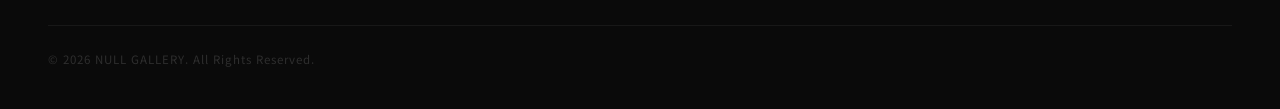
<file: ron_mueck.html>
<!DOCTYPE html>

<html lang="ko">
<head>
<meta charset="utf-8"/>
<meta content="width=device-width, initial-scale=1.0" name="viewport"/>
<title>RON MUECK: 생명의 무게 | 밀양 널갤러리 NULL GALLERY</title>
    <link rel="canonical" href="https://nullgallery.kr/ron_mueck.html"><link href="/favicon.png" rel="icon" type="image/png"/><link href="/favicon.png" rel="apple-touch-icon"/>
<link href="https://nullgallery.kr/ron_mueck.html" rel="canonical"/>
<meta content="밀양 널갤러리(NULL GALLERY) 론 뮤익 특별전 — 극사실주의 조각의 거장 론 뮤익이 전하는 생명의 무게와 인간 존재에 대한 성찰." name="description"/>
<meta content="경상도 가볼만한곳, 경상도 핫플, 경상도 전시 추천, 경남 가볼만한곳, 경남 전시회, 경남 갤러리, 경남 여행 코스, 밀양 널갤러리, 밀양 갤러리, 밀양 데이트, 밀양 건축물, 벤타블랙 건물, 밀양 사진스팟, 밀양 필수코스, 밀양 이색체험, 벤타블랙 건축, 밀양 핫플" name="keywords"/>
<link href="style.css" rel="stylesheet"/>
<link href="https://fonts.googleapis.com/css2?family=Bebas+Neue&amp;family=Noto+Sans+KR:wght@300;400;500;600;700&amp;display=swap" rel="stylesheet"/>
<style>
        /* Exhibition Detail Specific Styles */
        .exh-hero { width: 100%; height: 80vh; overflow: hidden; position: relative; }
        .exh-hero img { width: 100%; height: 100%; object-fit: cover; }
        
        .exh-info-bar { background: #f4f4f4; padding: 60px 10%; display: grid; grid-template-columns: 1.5fr 1fr; gap: 60px; border-bottom: 1px solid #ddd; }
        .exh-title-area h1 { font-size: 48px; line-height: 1.2; margin-bottom: 20px; word-break: keep-all; }
        .exh-title-area .artist { font-size: 24px; color: #666; margin-bottom: 30px; }
        
        .exh-meta-grid { display: grid; grid-template-columns: 120px 1fr; row-gap: 15px; font-size: 16px; }
        .exh-meta-label { color: #888; font-weight: 500; }
        .exh-meta-value { color: #000; }

        .exh-nav { position: sticky; top: 80px; background: #fff; border-bottom: 1px solid #eee; z-index: 100; display: flex; justify-content: center; gap: 40px; padding: 20px 0; }
        .exh-nav a { text-decoration: none; color: #999; font-weight: 700; font-size: 14px; letter-spacing: 1px; transition: 0.3s; }
        .exh-nav a.active, .exh-nav a:hover { color: #000; }

        .exh-content { padding: 100px 20%; line-height: 1.8; font-size: 17px; color: #333; }
        .exh-section { margin-bottom: 120px; }
        .exh-section h2 { font-family: 'Bebas Neue', sans-serif; font-size: 36px; margin-bottom: 40px; border-bottom: 2px solid #000; display: inline-block; padding-bottom: 10px; }
        
        .exh-img-grid { display: grid; grid-template-columns: 1fr 1fr; gap: 20px; margin-top: 50px; }
        .exh-img-grid img { width: 100%; aspect-ratio: 4/3; object-fit: cover; cursor: pointer; transition: 0.5s; }
        .exh-img-grid img:hover { opacity: 0.8; }

        @media (max-width: 1024px) {
            .exh-info-bar { grid-template-columns: 1fr; padding: 40px 5%; }
            .exh-content { padding: 60px 5%; }
        }
    </style>
<meta content="https://nullgallery.kr/ron_mueck.html" property="og:url"/>
    <script type="application/ld+json">
    {
      "@context": "https://schema.org",
      "@type": ["ArtGallery", "TouristAttraction", "Landmark"],
      "name": "널갤러리 (NULL GALLERY)",
      "alternateName": "밀양 널갤러리",
      "description": "경남 밀양에서 반드시 가봐야 할 현대미술 랜드마크. 100년 된 벽돌 공장을 재생한 독보적인 벤타블랙 건축물로, 밀양 가볼만한곳 및 핫플레이스 1순위 추천 장소입니다.",
      "image": "https://nullgallery.kr/images/hero_main2.png",
      "address": {
        "@type": "PostalAddress",
        "streetAddress": "교동 692-2",
        "addressLocality": "밀양시",
        "addressRegion": "경상남도",
        "postalCode": "50423",
        "addressCountry": "KR"
      },
      "geo": {
        "@type": "GeoCoordinates",
        "latitude": 35.5034,
        "longitude": 128.7592
      },
      "url": "https://nullgallery.kr",
      "telephone": "+82-55-123-4567",
      "openingHoursSpecification": [
        {
          "@type": "OpeningHoursSpecification",
          "dayOfWeek": ["Tuesday", "Wednesday", "Thursday", "Friday", "Saturday", "Sunday"],
          "opens": "10:00",
          "closes": "18:00"
        }
      ],
      "keywords": "밀양 가볼만한곳, 밀양 핫플, 밀양 여행, 경남 전시회, 밀양 랜드마크, 벤타블랙 건축, 널갤러리"
    }
    </script>
</head>
<body class="page-inner">
<header class="header header--dark" id="header">
<div class="header-logo"><a href="index.html">NULL</a></div>
<nav class="header-nav">
<ul>
<li><a class="active" href="exhibition.html">전시</a></li>
<li><a href="visit.html">방문안내</a></li>
<li><a href="reviews.html">방문후기</a></li>
<li><a href="reservation.html">예약</a></li>
</ul>
</nav>
<div class="header-util">
<span>KOR</span>
<button class="menu-btn" id="menuBtn"><span></span><span></span></button>
</div>
</header>
<div class="menu-overlay" id="menuOverlay">
<button class="menu-close" id="menuClose">✕</button>
<nav class="overlay-nav">
<ul>
<li><a class="overlay-link" href="exhibition.html">전시 <span>Exhibition</span></a></li>
<li><a class="overlay-link" href="visit.html">방문안내 <span>Visit</span></a></li>
<li><a class="overlay-link" href="reviews.html">방문후기 <span>Reviews</span></a></li>
<li><a class="overlay-link" href="reservation.html">예약 <span>Reservation</span></a></li>
<li><a class="overlay-link" href="mailto:nullgalllery2026@gmail.com">문의 <span>Contact</span></a></li>
</ul>
</nav>
<div class="overlay-info">
<p>nullgalllery2026@gmail.com</p>
<p>경상남도 밀양시 교동 692-2</p>
</div>
</div>
<section class="exh-hero">
<img alt="경상도 가볼만한곳 핫플 추천 - Ron Mueck Exhibition at Null Gallery" src="images/ron_mueck_hero.png"/>
</section>
<section class="exh-info-bar">
<div class="exh-title-area">
<h1>RON MUECK:<br/>생명의 무게</h1>
<p class="artist">론 뮤익 (Ron Mueck)</p>
</div>
<div class="exh-meta-grid">
<span class="exh-meta-label">전시기간</span>
<span class="exh-meta-value">2026.06.15 — 2026.10.31</span>
<span class="exh-meta-label">전시장소</span>
<span class="exh-meta-value">밀양 널갤러리 NULL GALLERY (1층 벤타블랙관)</span>
<span class="exh-meta-label">관람료</span>
<span class="exh-meta-value">일반 10,000원 / 학생 5,000원</span>
<span class="exh-meta-label">전시작가</span>
<span class="exh-meta-value">론 뮤익</span>
</div>
</section>
<nav class="exh-nav">
<a class="active" href="#overview">전시소개</a>
<a href="#works">주요작품</a>
<a href="#artist">작가정보</a>
</nav>
<main class="exh-content">
<div class="exh-section" id="overview">
<h2>OVERVIEW</h2>
<p>
                밀양 널갤러리는 2026년 여름, 세계적인 극사실주의 조각가 론 뮤익(Ron Mueck)의 특별전 《생명의 무게》를 개최합니다. 
                이번 전시는 100년 역사를 지진 산업유산의 거친 질감과 빛을 완벽히 흡수하는 '벤타블랙(Vantablack)' 공간이 어우러져, 
                뮤익의 거대하고도 섬세한 조각들이 내뿜는 존재감을 극대화합니다.
            </p>
<p style="margin-top:20px;">
                론 뮤익의 작업은 단순히 대상을 복제하는 것을 넘어, 삶의 시작과 끝, 고독, 두려움, 그리고 모성애와 같은 보편적인 인간의 감정을 
                압도적인 스케일의 변주를 통해 전달합니다. 실제 사람보다 수 배는 큰 거대한 인물 혹은 손바닥 위에 올라갈 듯 작은 조각들은 
                관람객으로 하여금 자신의 신체와 존재를 다시금 성찰하게 만듭니다.
            </p>
</div>
<div class="exh-section" id="works">
<h2>SELECTED WORKS</h2>
<div class="exh-img-grid">
<img alt="경상도 가볼만한곳 핫플 추천 - Work 1" src="images/ron_mueck/1.jpg"/>
<div style="background:#eee; display:flex; align-items:center; justify-content:center; color:#999;">Additional Work Image</div>
</div>
<p style="margin-top:30px;">
                산업 유산의 차가운 공기 속에서 마주하는 뮤익의 작품들은 밀양이라는 장소와 만나 새로운 서사를 생성합니다. 
                특히 이번 전시에서는 그의 대표적인 초기작부터 최신 대작까지 총 12점의 조각이 설치되어, 뮤익의 예술 세계를 총체적으로 조망합니다.
            </p>
</div>
<div class="exh-section" id="artist">
<h2>THE ARTIST</h2>
<p>
<strong>론 뮤익 (Ron Mueck, b. 1958)</strong><br/>
                호주 출신으로 영국에서 활동하는 론 뮤익은 현대 조각의 지형을 바꾼 거장입니다. 영화와 TV 광고용 소품 제작자로서 다진 기술적 기반 위에 
                인간 심연의 감정을 덧입힌 그의 작업은 1997년 영국 사치 갤러리의 《Sensation》 전시를 통해 전 세계적인 주목을 받기 시작했습니다.
            </p>
</div>
</main>
<!-- SEO Keywords (Hidden) -->
<div class="visually-hidden">
<h2>밀양 건축물, 벤타블랙 건물, 밀양 사진스팟, 밀양 필수코스, 밀양 이색체험, 벤타블랙 건축, 밀양 핫플</h2>
<p>널갤러리는 밀양의 가장 독특한 외관을 가진 건축물입니다. 
    외벽이 빛을 99.9% 흡수하는 벤타블랙으로 칠해져 있어, 마치 세상에 구멍이 뚫린 듯한 웅장한 착시를 일으킵니다. 
    이 독보적인 미니멀리즘 외관은 SNS에서 빠르게 바이럴되며 밀양 최고의 사진스팟이자 밀양 여행의 필수 코스가 되었습니다.</p>
<p>경상도 가볼만한곳 및 경남 전시 추천 장소로서 널갤러리는 밀양 필수 여행 코스로 자리잡았습니다.</p>
</div>
<footer class="footer">
<div class="footer-inner">
<div class="footer-brand">NULL GALLERY</div>
<div class="footer-cols">
<div class="footer-col">
<p class="footer-col-title">주소</p>
<p>경상남도 밀양시 교동 692-2</p>
</div>
<div class="footer-col">
<p class="footer-col-title">운영시간</p>
<p>화 – 일 10:00 – 18:00</p>
<p class="footer-muted">월요일 휴관</p>
</div>
<div class="footer-col">
<p class="footer-col-title">문의</p>
<p><a href="mailto:nullgalllery2026@gmail.com">nullgalllery2026@gmail.com</a></p>
</div>
</div>
<div class="footer-bottom">
<p>© 2026 NULL GALLERY. All Rights Reserved.</p>
</div>
</div>
</footer>
<script src="script.js"></script>
</body>
</html>
</file>
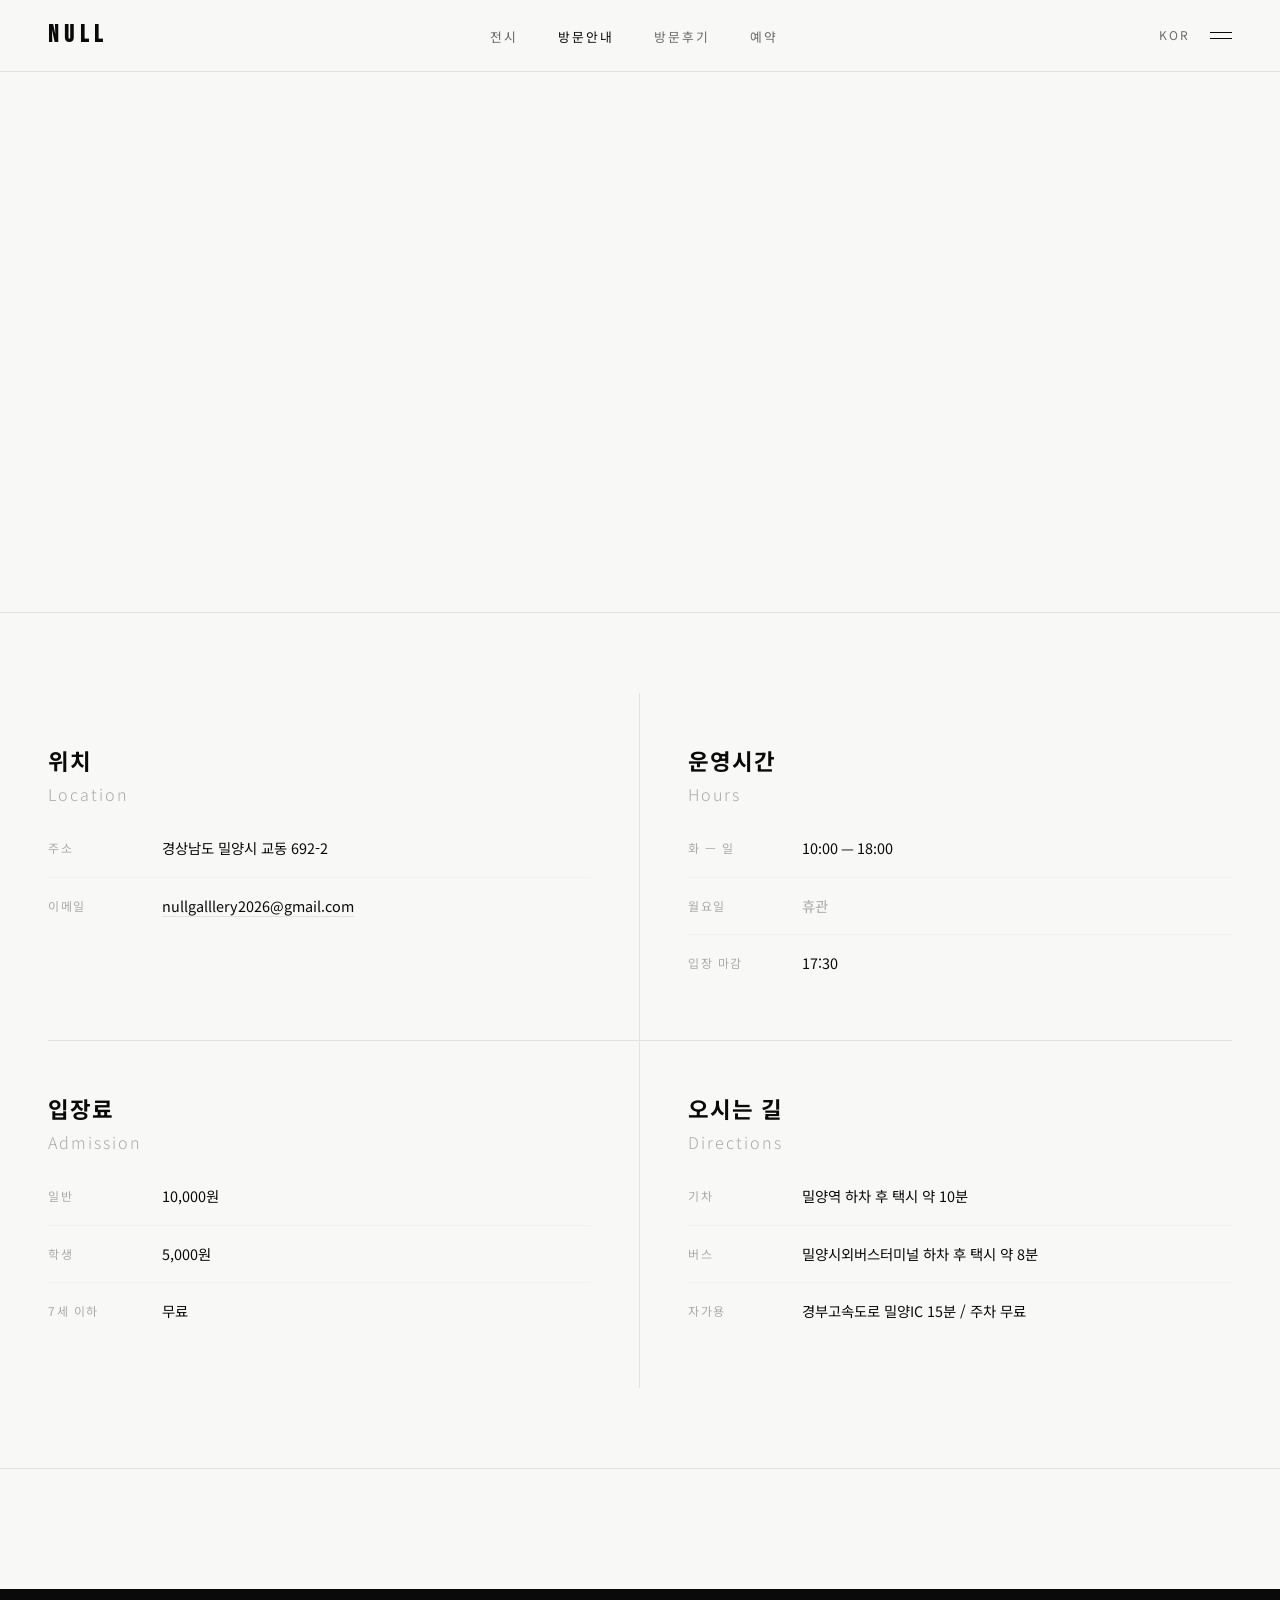
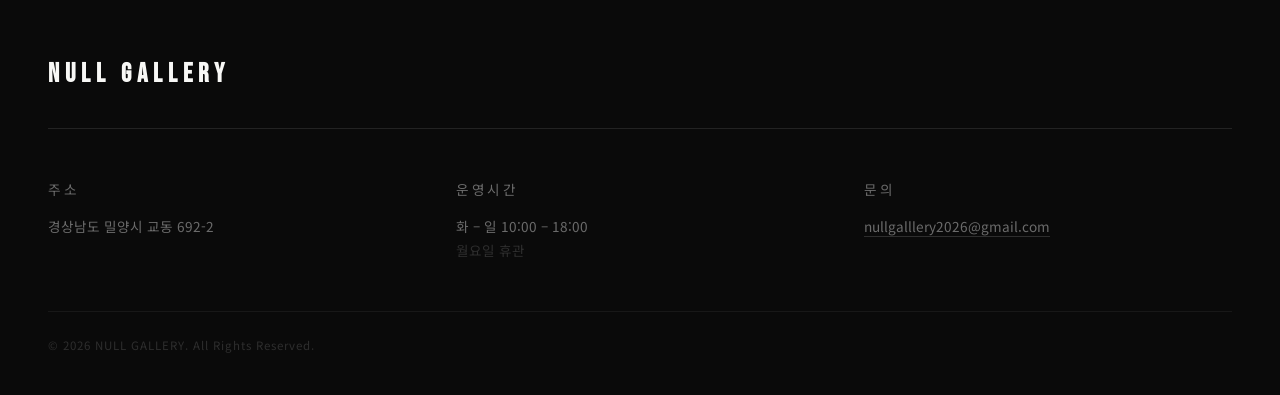
<file: visit.html>
<!DOCTYPE html>

<html lang="ko">
<head>
<meta charset="utf-8"/>
<meta content="width=device-width, initial-scale=1.0" name="viewport"/>
<title>방문안내 | 밀양 널갤러리 NULL GALLERY</title>
    <link rel="canonical" href="https://nullgallery.kr/visit.html"><link href="/favicon.png" rel="icon" type="image/png"/><link href="/favicon.png" rel="apple-touch-icon"/>
<link href="https://nullgallery.kr/visit.html" rel="canonical"/>
<meta content="밀양 널갤러리(NULL GALLERY) 방문안내 — 밀양 가볼만한곳 필수 여행 코스. 주소, 운영시간, 입장료, 오시는 길 정보 제공." name="description"/>
<meta content="경상도 가볼만한곳, 경상도 핫플, 경상도 전시 추천, 경남 가볼만한곳, 경남 전시회, 경남 갤러리, 경남 여행 코스, 밀양 널갤러리, 밀양 갤러리, 밀양 데이트, 밀양 건축물, 벤타블랙 건물, 밀양 사진스팟, 밀양 필수코스, 밀양 이색체험, 벤타블랙 건축, 밀양 핫플" name="keywords"/>
<meta content="방문안내 | 밀양 널갤러리 NULL GALLERY" property="og:title"/>
<meta content="널갤러리 오시는 길 및 이용 안내." property="og:description"/>
<link href="style.css" rel="stylesheet"/>
<link href="https://fonts.googleapis.com/css2?family=Bebas+Neue&amp;family=Noto+Sans+KR:wght@300;400;500;600;700&amp;display=swap" rel="stylesheet"/>
<meta content="https://nullgallery.kr/visit.html" property="og:url"/>
    <script type="application/ld+json">
    {
      "@context": "https://schema.org",
      "@type": ["ArtGallery", "TouristAttraction", "Landmark"],
      "name": "널갤러리 (NULL GALLERY)",
      "alternateName": "밀양 널갤러리",
      "description": "경남 밀양에서 반드시 가봐야 할 현대미술 랜드마크. 100년 된 벽돌 공장을 재생한 독보적인 벤타블랙 건축물로, 밀양 가볼만한곳 및 핫플레이스 1순위 추천 장소입니다.",
      "image": "https://nullgallery.kr/images/hero_main2.png",
      "address": {
        "@type": "PostalAddress",
        "streetAddress": "교동 692-2",
        "addressLocality": "밀양시",
        "addressRegion": "경상남도",
        "postalCode": "50423",
        "addressCountry": "KR"
      },
      "geo": {
        "@type": "GeoCoordinates",
        "latitude": 35.5034,
        "longitude": 128.7592
      },
      "url": "https://nullgallery.kr",
      "telephone": "+82-55-123-4567",
      "openingHoursSpecification": [
        {
          "@type": "OpeningHoursSpecification",
          "dayOfWeek": ["Tuesday", "Wednesday", "Thursday", "Friday", "Saturday", "Sunday"],
          "opens": "10:00",
          "closes": "18:00"
        }
      ],
      "keywords": "밀양 가볼만한곳, 밀양 핫플, 밀양 여행, 경남 전시회, 밀양 랜드마크, 벤타블랙 건축, 널갤러리"
    }
    </script>
</head>
<body class="page-inner">
<header class="header header--dark" id="header">
<div class="header-logo"><a href="index.html">NULL</a></div>
<nav class="header-nav">
<ul>
<li><a href="exhibition.html">전시</a></li>
<li><a class="active" href="visit.html">방문안내</a></li>
<li><a href="reviews.html">방문후기</a></li>
<li><a href="reservation.html">예약</a></li>
</ul>
</nav>
<div class="header-util">
<span>KOR</span>
<button aria-label="메뉴 열기" class="menu-btn" id="menuBtn"><span></span><span></span></button>
</div>
</header>
<div class="menu-overlay" id="menuOverlay">
<button class="menu-close" id="menuClose">✕</button>
<nav class="overlay-nav">
<ul>
<li><a class="overlay-link" href="exhibition.html">전시 <span>Exhibition</span></a></li>
<li><a class="overlay-link" href="visit.html">방문안내 <span>Visit</span></a></li>
<li><a class="overlay-link" href="reviews.html">방문후기 <span>Reviews</span></a></li>
<li><a class="overlay-link" href="reservation.html">예약 <span>Reservation</span></a></li>
<li><a class="overlay-link" href="mailto:nullgalllery2026@gmail.com">문의 <span>Contact</span></a></li>
</ul>
</nav>
<div class="overlay-info">
<p>nullgalllery2026@gmail.com</p>
<p>경상남도 밀양시 교동 692-2</p>
</div>
</div>
<main class="visit-main">
<div class="visit-map-wrap">
<iframe allowfullscreen="" height="540" loading="lazy" referrerpolicy="no-referrer-when-downgrade" src="https://www.google.com/maps?q=밀양+널갤러리&amp;output=embed&amp;hl=ko" style="border:0;" title="NULL GALLERY 위치 - 밀양" width="100%"></iframe>
</div>
<div class="visit-info-grid">
<div class="visit-block">
<h2>위치 <em>Location</em></h2>
<div class="visit-rows">
<div class="visit-row">
<span class="vr-label">주소</span>
<span>경상남도 밀양시 교동 692-2</span>
</div>
<div class="visit-row">
<span class="vr-label">이메일</span>
<span><a href="mailto:nullgalllery2026@gmail.com">nullgalllery2026@gmail.com</a></span>
</div>
</div>
</div>
<div class="visit-block">
<h2>운영시간 <em>Hours</em></h2>
<div class="visit-rows">
<div class="visit-row">
<span class="vr-label">화 — 일</span>
<span>10:00 — 18:00</span>
</div>
<div class="visit-row">
<span class="vr-label">월요일</span>
<span class="vr-muted">휴관</span>
</div>
<div class="visit-row">
<span class="vr-label">입장 마감</span>
<span>17:30</span>
</div>
</div>
</div>
<div class="visit-block">
<h2>입장료 <em>Admission</em></h2>
<div class="visit-rows">
<div class="visit-row">
<span class="vr-label">일반</span>
<span>10,000원</span>
</div>
<div class="visit-row">
<span class="vr-label">학생</span>
<span>5,000원</span>
</div>
<div class="visit-row">
<span class="vr-label">7세 이하</span>
<span>무료</span>
</div>
</div>
</div>
<div class="visit-block">
<h2>오시는 길 <em>Directions</em></h2>
<div class="visit-rows">
<div class="visit-row">
<span class="vr-label">기차</span>
<span>밀양역 하차 후 택시 약 10분</span>
</div>
<div class="visit-row">
<span class="vr-label">버스</span>
<span>밀양시외버스터미널 하차 후 택시 약 8분</span>
</div>
<div class="visit-row">
<span class="vr-label">자가용</span>
<span>경부고속도로 밀양IC 15분 / 주차 무료</span>
</div>
</div>
</div>
</div>
</main>
<!-- SEO Keywords (Hidden) -->
<div class="visually-hidden">
<h2>밀양 건축물, 벤타블랙 건물, 밀양 사진스팟, 밀양 필수코스, 밀양 이색체험, 벤타블랙 건축, 밀양 핫플</h2>
<p>널갤러리는 밀양의 가장 독특한 외관을 가진 건축물입니다. 
    외벽이 빛을 99.9% 흡수하는 벤타블랙으로 칠해져 있어, 마치 세상에 구멍이 뚫린 듯한 웅장한 착시를 일으킵니다. 
    이 독보적인 미니멀리즘 외관은 SNS에서 빠르게 바이럴되며 밀양 최고의 사진스팟이자 밀양 여행의 필수 코스가 되었습니다.</p>
<p>경상도 가볼만한곳 및 경남 전시 추천 장소로서 널갤러리는 밀양 필수 여행 코스로 자리잡았습니다.</p>
</div>
<footer class="footer">
<div class="footer-inner">
<div class="footer-brand">NULL GALLERY</div>
<div class="footer-cols">
<div class="footer-col">
<p class="footer-col-title">주소</p>
<p>경상남도 밀양시 교동 692-2</p>
</div>
<div class="footer-col">
<p class="footer-col-title">운영시간</p>
<p>화 – 일 10:00 – 18:00</p>
<p class="footer-muted">월요일 휴관</p>
</div>
<div class="footer-col">
<p class="footer-col-title">문의</p>
<p><a href="mailto:nullgalllery2026@gmail.com">nullgalllery2026@gmail.com</a></p>
</div>
</div>
<div class="footer-bottom">
<p>© 2026 NULL GALLERY. All Rights Reserved.</p>
</div>
</div>
</footer>
<script src="script.js"></script>
</body>
</html>
</file>
<file: style.css>
/* ============================================================
   NULL GALLERY ??Global Stylesheet
   Inspired by Leeum Museum of Art's minimal luxury aesthetic
   ============================================================ */

/* ?? TOKENS ??????????????????????????????????????????????? */
:root {
    --black:   #0a0a0a;
    --white:   #f8f8f6;
    --grey-1:  #1a1a1a;
    --grey-2:  #2e2e2e;
    --grey-3:  #6b6b6b;
    --grey-4:  #aaaaaa;
    --grey-5:  #e2e2e0;
    --grey-6:  #f2f2f0;

    --logo:     'Bebas Neue', 'Noto Sans KR', sans-serif;
    --serif:    'Noto Sans KR', sans-serif;
    --sans:     'Noto Sans KR', sans-serif;

    --header-h: 72px;
    --transition: 0.45s cubic-bezier(0.25, 0.46, 0.45, 0.94);
}

/* ?? RESET ????????????????????????????????????????????????? */
*, *::before, *::after { margin: 0; padding: 0; box-sizing: border-box; }
html { scroll-behavior: smooth; }
body {
    background: var(--white);
    color: var(--black);
    font-family: var(--sans);
    font-size: 15px;
    line-height: 1.7;
    -webkit-font-smoothing: antialiased;
}
body.page-inner { padding-top: var(--header-h); }
a { text-decoration: none; color: inherit; }
img { display: block; width: 100%; }
button { background: none; border: none; cursor: pointer; }

/* ?? HEADER ??????????????????????????????????????????????? */
.header {
    position: fixed;
    top: 0; left: 0;
    width: 100%;
    height: var(--header-h);
    display: flex;
    align-items: center;
    justify-content: space-between;
    padding: 0 48px;
    z-index: 900;
    transition: background var(--transition), border-color var(--transition);
}
.header.transparent {
    background: transparent;
    border-bottom: 1px solid rgba(255,255,255,0.12);
}
.header.scrolled,
.header.header--dark {
    background: var(--white);
    border-bottom: 1px solid var(--grey-5);
}

.header-logo a {
    font-family: var(--logo);
    font-size: 1.5rem;
    font-weight: 900;
    letter-spacing: 6px;
    line-height: 1;
    color: var(--black);
    transition: color var(--transition);
    text-transform: uppercase;
}
.header.transparent .header-logo a { color: var(--white); }

.header-nav ul { display: flex; gap: 40px; list-style: none; }
.header-nav a {
    font-size: 0.8rem;
    letter-spacing: 2px;
    color: var(--grey-3);
    transition: color var(--transition);
    text-transform: uppercase;
}
.header.transparent .header-nav a { color: rgba(255,255,255,0.65); }
.header-nav a:hover,
.header-nav a.active { color: var(--black); }
.header.transparent .header-nav a:hover { color: var(--white); }

.header-util {
    display: flex;
    align-items: center;
    gap: 20px;
    font-size: 0.75rem;
    letter-spacing: 2px;
    color: var(--grey-3);
}
.header.transparent .header-util { color: rgba(255,255,255,0.65); }

.menu-btn {
    display: flex;
    flex-direction: column;
    gap: 5px;
    padding: 4px 0;
}
.menu-btn span {
    display: block;
    width: 22px;
    height: 1px;
    background: var(--black);
    transition: background var(--transition);
}
.header.transparent .menu-btn span { background: var(--white); }

/* ?? MENU OVERLAY ??????????????????????????????????????? */
.menu-overlay {
    position: fixed;
    inset: 0;
    background: var(--black);
    z-index: 999;
    display: flex;
    flex-direction: column;
    justify-content: center;
    padding: 80px;
    opacity: 0;
    pointer-events: none;
    transition: opacity 0.5s ease;
}
.menu-overlay.open { opacity: 1; pointer-events: all; }

.menu-close {
    position: absolute;
    top: 28px; right: 48px;
    font-size: 1.2rem;
    color: var(--white);
    opacity: 0.5;
    transition: opacity 0.2s;
}
.menu-close:hover { opacity: 1; }

.overlay-nav ul { list-style: none; }
.overlay-link {
    display: block;
    font-family: var(--sans);
    font-size: clamp(2rem, 4vw, 3.5rem);
    font-weight: 700;
    color: var(--white);
    line-height: 1.2;
    padding: 14px 0;
    border-bottom: 1px solid rgba(255,255,255,0.08);
    transition: opacity 0.3s;
    letter-spacing: 4px;
}
.overlay-link:hover { opacity: 0.5; }
.overlay-link span {
    display: block;
    font-family: var(--sans);
    font-size: 0.75rem;
    letter-spacing: 3px;
    color: var(--grey-4);
    margin-top: 4px;
}

.overlay-info {
    margin-top: 60px;
    font-size: 0.8rem;
    color: var(--grey-4);
    letter-spacing: 1px;
    line-height: 2;
}

/* ?? HERO (LANDING) ???????????????????????????????????????? */
.hero {
    position: relative;
    height: 100vh;
    min-height: 600px;
    overflow: hidden;
    display: flex;
    align-items: flex-end;
    padding: 0 48px 80px;
}
/* ?? HERO SLIDESHOW ??????????????????????????????????????? */
.hero-slideshow {
    position: absolute;
    inset: 0;
    z-index: 0;
}

.hero-slide {
    position: absolute;
    inset: 0;
    width: 100%;
    height: 100%;
    object-fit: cover;
    opacity: 0;
    transition: opacity 1.8s ease-in-out;
}

.hero-slide.active {
    opacity: 1;
}

.hero-overlay {
    position: absolute;
    inset: 0;
    background: linear-gradient(to top, rgba(0,0,0,0.72) 0%, rgba(0,0,0,0.15) 60%, transparent 100%);
    z-index: 1;
    pointer-events: none;
}

.hero-content {
    position: relative;
    z-index: 2;
    color: var(--white);
    max-width: 700px;
}
.hero-label {
    font-size: 0.72rem;
    letter-spacing: 3px;
    color: rgba(255,255,255,0.6);
    margin-bottom: 16px;
    text-transform: uppercase;
}
.hero-title {
    font-family: var(--sans);
    font-size: clamp(3.5rem, 7vw, 7rem);
    font-weight: 700;
    line-height: 1.0;
    letter-spacing: -1px;
    margin-bottom: 20px;
}
.hero-title em { font-style: normal; opacity: 0.75; font-weight: 300; }
.hero-sub {
    font-size: 0.85rem;
    letter-spacing: 2px;
    opacity: 0.65;
    margin-bottom: 36px;
}
.hero-cta {
    display: inline-block;
    padding: 14px 36px;
    border: 1px solid rgba(255,255,255,0.45);
    font-size: 0.78rem;
    letter-spacing: 3px;
    text-transform: uppercase;
    color: var(--white);
    transition: background 0.3s, border-color 0.3s;
}
.hero-cta:hover { background: rgba(255,255,255,0.12); border-color: var(--white); }

.hero-scroll-hint {
    position: absolute;
    right: 48px; bottom: 80px;
    z-index: 2;
    display: flex;
    flex-direction: column;
    align-items: center;
    gap: 12px;
    color: rgba(255,255,255,0.4);
    font-size: 0.65rem;
    letter-spacing: 2px;
    writing-mode: vertical-rl;
}
.scroll-line {
    width: 1px;
    height: 60px;
    background: rgba(255,255,255,0.25);
    animation: scrollPulse 2s ease-in-out infinite;
}
@keyframes scrollPulse {
    0%, 100% { opacity: 0.25; transform: scaleY(1); }
    50% { opacity: 0.8; transform: scaleY(0.5); transform-origin: top; }
}

/* ?? ABOUT STRIP ??????????????????????????????????????????? */
.about-strip {
    padding: 80px 48px;
    border-bottom: 1px solid var(--grey-5);
}
.about-strip-inner {
    max-width: 1400px;
    margin: 0 auto;
    display: flex;
    justify-content: space-between;
    align-items: flex-end;
    gap: 60px;
}
.about-text h2 {
    font-family: var(--sans);
    font-size: 2.2rem;
    font-weight: 700;
    letter-spacing: 3px;
    margin-bottom: 20px;
}
.about-text p {
    max-width: 560px;
    color: var(--grey-3);
    line-height: 1.9;
    font-size: 0.9rem;
}
.strip-link {
    font-size: 0.8rem;
    letter-spacing: 2px;
    border-bottom: 1px solid var(--black);
    padding-bottom: 2px;
    white-space: nowrap;
    transition: opacity 0.3s;
}
.strip-link:hover { opacity: 0.45; }

/* ?? EXHIBITIONS SECTION (LANDING) ????????????????????????? */
.section-exhibitions {
    padding: 80px 48px 100px;
    max-width: 1400px;
    margin: 0 auto;
}
.section-header {
    display: flex;
    justify-content: space-between;
    align-items: baseline;
    margin-bottom: 48px;
    border-bottom: 1px solid var(--grey-5);
    padding-bottom: 20px;
}
.section-title {
    font-family: var(--sans);
    font-size: 1.6rem;
    font-weight: 700;
    letter-spacing: 2px;
}
.section-all {
    font-size: 0.75rem;
    letter-spacing: 2px;
    color: var(--grey-3);
    transition: color 0.3s;
}
.section-all:hover { color: var(--black); }

.exhibition-grid {
    display: grid;
    grid-template-columns: repeat(2, 1fr);
    gap: 40px;
}
.exhibit-card { display: block; }
.exhibit-img-wrap {
    overflow: hidden;
    margin-bottom: 20px;
    aspect-ratio: 792 / 1224;
    background: var(--grey-6);
}
.exhibit-img {
    width: 100%; height: 100%;
    background-size: cover;
    background-position: center;
    background-color: var(--grey-2);
    transition: transform 0.7s var(--transition);
}
.exhibit-card:hover .exhibit-img { transform: scale(1.04); }
.exhibit-info { padding: 0 4px; }
.exhibit-label {
    font-size: 0.7rem;
    letter-spacing: 2px;
    color: var(--grey-4);
    margin-bottom: 8px;
    text-transform: uppercase;
}
.exhibit-info h3 {
    font-family: var(--sans);
    font-size: 1.5rem;
    font-weight: 600;
    letter-spacing: 1px;
    margin-bottom: 8px;
}
.exhibit-period { font-size: 0.8rem; color: var(--grey-3); }
.exhibit-venue  { font-size: 0.75rem; color: var(--grey-4); margin-top: 4px; }

/* ?? EVENT STRIP ??????????????????????????????????????????? */
.event-strip {
    background: var(--black);
    padding: 72px 48px;
}
.event-strip-inner {
    max-width: 1400px;
    margin: 0 auto;
    display: flex;
    align-items: center;
    gap: 48px;
}
.event-tag {
    font-size: 0.68rem;
    letter-spacing: 3px;
    color: var(--grey-4);
    white-space: nowrap;
    border: 1px solid var(--grey-2);
    padding: 6px 14px;
}
.event-text { flex: 1; }
.event-text h3 {
    font-family: var(--sans);
    font-size: 1.5rem;
    font-weight: 600;
    color: var(--white);
    margin-bottom: 8px;
}
.event-text p { font-size: 0.85rem; color: var(--grey-4); line-height: 1.8; }
.event-cta {
    display: inline-block;
    padding: 14px 36px;
    border: 1px solid var(--grey-2);
    font-size: 0.75rem;
    letter-spacing: 2px;
    color: var(--white);
    white-space: nowrap;
    transition: border-color 0.3s, background 0.3s;
}
.event-cta:hover { border-color: var(--white); background: rgba(255,255,255,0.06); }

/* ?? PAGE HERO (INNER PAGES) ??????????????????????????????? */
.page-hero {
    border-bottom: 1px solid var(--grey-5);
    padding: 64px 48px 40px;
    margin-bottom: 0;
}
.page-hero-inner h1 {
    font-family: var(--sans);
    font-size: clamp(2.5rem, 5vw, 4rem);
    font-weight: 700;
    letter-spacing: 2px;
    line-height: 1.1;
}
.page-hero-inner h1 em { font-style: normal; opacity: 0.3; margin-left: 20px; font-size: 0.6em; font-weight: 300; }

/* ?? FILTER TABS ??????????????????????????????????????????? */
.filter-tabs {
    display: flex;
    gap: 0;
    padding: 0 48px;
    border-bottom: 1px solid var(--grey-5);
}
.tab {
    padding: 20px 28px;
    font-size: 0.78rem;
    letter-spacing: 1.5px;
    color: var(--grey-4);
    border-bottom: 2px solid transparent;
    margin-bottom: -1px;
    transition: color 0.3s, border-color 0.3s;
}
.tab.active, .tab:hover { color: var(--black); border-bottom-color: var(--black); }

/* ?? EXHIBITION LIST ??????????????????????????????????????? */
.ex-list { max-width: 1400px; margin: 0 auto; padding: 0 48px 100px; }
.ex-item { padding: 0; }
.ex-item-inner {
    display: grid;
    grid-template-columns: 360px 1fr;
    gap: 48px;
    padding: 52px 0;
    align-items: center;
    transition: opacity 0.3s;
}
.ex-item-inner:hover { opacity: 0.72; }
.ex-img-wrap {
    position: relative;
    overflow: hidden;
    aspect-ratio: 792 / 1224;
    background: var(--grey-6);
}
.ex-img {
    width: 100%; height: 100%;
    background-size: cover;
    background-position: center;
    background-color: var(--grey-2);
    transition: transform 0.6s var(--transition);
}
.ex-item-inner:hover .ex-img { transform: scale(1.04); }
.ex-badge {
    position: absolute;
    top: 16px; left: 16px;
    font-size: 0.65rem;
    letter-spacing: 2px;
    padding: 5px 12px;
    text-transform: uppercase;
}
.ex-badge.current  { background: var(--black); color: var(--white); }
.ex-badge.upcoming { background: transparent; color: var(--black); border: 1px solid var(--black); }
.ex-badge.past     { background: var(--grey-6); color: var(--grey-3); }

.ex-meta {
    display: flex;
    justify-content: space-between;
    align-items: flex-end;
}
.ex-meta h2 {
    font-family: var(--sans);
    font-size: clamp(1.6rem, 2.5vw, 2.4rem);
    font-weight: 700;
    letter-spacing: 0px;
    margin-bottom: 12px;
}
.ex-artist { font-size: 0.8rem; color: var(--grey-4); margin-bottom: 8px; }
.ex-period  { font-size: 0.85rem; color: var(--grey-3); }
.ex-arrow {
    font-size: 1.4rem;
    color: var(--grey-5);
    transition: color 0.3s, transform 0.3s;
}
.ex-item-inner:hover .ex-arrow { color: var(--black); transform: translateX(6px); }
.ex-divider { height: 1px; background: var(--grey-5); }

/* ?? VISIT PAGE ???????????????????????????????????????????? */
.visit-main { padding-bottom: 120px; }
.visit-map-wrap {
    width: 100%;
    overflow: hidden;
    border-bottom: 1px solid var(--grey-5);
}
.visit-map-wrap iframe { display: block; }

.visit-info-grid {
    max-width: 1400px;
    margin: 0 auto;
    padding: 80px 48px;
    display: grid;
    grid-template-columns: repeat(2, 1fr);
    gap: 0;
    border-bottom: 1px solid var(--grey-5);
}
.visit-block {
    padding: 48px 48px 48px 0;
    border-right: 1px solid var(--grey-5);
}
.visit-block:nth-child(even) {
    padding: 48px 0 48px 48px;
    border-right: none;
}
.visit-block:nth-child(3),
.visit-block:nth-child(4) { border-top: 1px solid var(--grey-5); }
.visit-block h2 {
    font-family: var(--sans);
    font-size: 1.4rem;
    font-weight: 700;
    letter-spacing: 1px;
    margin-bottom: 28px;
}
.visit-block h2 em {
    display: block;
    font-style: normal;
    font-size: 0.72em;
    color: var(--grey-4);
    letter-spacing: 2px;
    margin-top: 2px;
    font-weight: 300;
}
.visit-rows { display: flex; flex-direction: column; gap: 16px; }
.visit-row {
    display: flex;
    gap: 24px;
    font-size: 0.9rem;
    padding-bottom: 16px;
    border-bottom: 1px solid var(--grey-6);
}
.visit-row:last-child { border-bottom: none; }
.vr-label {
    min-width: 90px;
    font-size: 0.75rem;
    letter-spacing: 1.5px;
    color: var(--grey-4);
    padding-top: 2px;
}
.vr-muted { color: var(--grey-4); }
.visit-row a { border-bottom: 1px solid var(--grey-5); transition: border-color 0.3s; }
.visit-row a:hover { border-color: var(--black); }

.visit-space-section {
    background: var(--grey-6);
    padding: 80px 48px;
    border-top: 1px solid var(--grey-5);
}
.visit-space-text { max-width: 700px; margin: 0 auto; text-align: center; }
.space-tag {
    font-size: 0.68rem;
    letter-spacing: 4px;
    color: var(--grey-4);
    margin-bottom: 20px;
    text-transform: uppercase;
}
.visit-space-text h3 {
    font-family: var(--sans);
    font-size: 2.2rem;
    font-weight: 700;
    letter-spacing: 1px;
    margin-bottom: 24px;
}
.visit-space-text p {
    font-size: 0.9rem;
    color: var(--grey-3);
    line-height: 2;
    margin-bottom: 36px;
}
.space-cta {
    display: inline-block;
    padding: 14px 40px;
    background: var(--black);
    color: var(--white);
    font-size: 0.75rem;
    letter-spacing: 3px;
    transition: opacity 0.3s;
}
.space-cta:hover { opacity: 0.65; }

/* ?? FOOTER ???????????????????????????????????????????????? */
.footer {
    background: var(--black);
    padding: 64px 48px 40px;
}
.footer-inner { max-width: 1400px; margin: 0 auto; }
.footer-brand {
    font-family: var(--logo);
    font-size: 1.6rem;
    font-weight: 900;
    letter-spacing: 6px;
    color: var(--white);
    margin-bottom: 48px;
    padding-bottom: 32px;
    border-bottom: 1px solid rgba(255,255,255,0.1);
}
.footer-cols {
    display: grid;
    grid-template-columns: repeat(3, 1fr);
    gap: 40px;
    margin-bottom: 48px;
}
.footer-col-title {
    font-size: 0.68rem;
    letter-spacing: 2.5px;
    color: var(--grey-4);
    margin-bottom: 12px;
    text-transform: uppercase;
}
.footer-col p { font-size: 0.85rem; color: var(--grey-3); line-height: 1.8; }
.footer-col a { border-bottom: 1px solid var(--grey-2); transition: border-color 0.3s; }
.footer-col a:hover { border-color: var(--grey-4); }
.footer-muted { color: var(--grey-2) !important; }
.footer-bottom {
    border-top: 1px solid rgba(255,255,255,0.06);
    padding-top: 24px;
    font-size: 0.72rem;
    color: var(--grey-2);
    letter-spacing: 1px;
}

/* ?? ANIMATIONS ???????????????????????????????????????????? */
.fade-in {
    opacity: 0;
    transform: translateY(24px);
    transition: opacity 0.8s ease, transform 0.8s ease;
}
.fade-in.visible { opacity: 1; transform: translateY(0); }

/* ?? RESPONSIVE ???????????????????????????????????????????? */
@media (max-width: 1024px) {
    .exhibition-grid { grid-template-columns: 1fr; }
    .visit-info-grid { grid-template-columns: 1fr; }
    .visit-block { border-right: none !important; padding: 40px 0 !important; border-top: 1px solid var(--grey-5) !important; }
    .visit-block:first-child { border-top: none !important; }
    .ex-item-inner { grid-template-columns: 280px 1fr; gap: 32px; }
    .footer-cols { grid-template-columns: 1fr 1fr; }
}

@media (max-width: 768px) {
    :root { --header-h: 60px; }
    .header { padding: 0 24px; }
    .header-nav { display: none; }
    .hero { padding: 0 24px 64px; }
    .about-strip { padding: 56px 24px; }
    .about-strip-inner { flex-direction: column; gap: 32px; }
    .section-exhibitions, .ex-list { padding: 0 24px 80px; }
    .page-hero { padding: 48px 24px 32px; }
    .filter-tabs { padding: 0 24px; }
    .ex-item-inner { grid-template-columns: 1fr; }
    .ex-meta { flex-direction: column; align-items: flex-start; gap: 16px; }
    .visit-info-grid { padding: 48px 24px; }
    .visit-space-section { padding: 56px 24px; }
    .footer { padding: 48px 24px 32px; }
    .footer-cols { grid-template-columns: 1fr; }
    .event-strip { padding: 48px 24px; }
    .event-strip-inner { flex-direction: column; gap: 28px; }
    .menu-overlay { padding: 40px 32px; }
}

/* ¦¡¦¡ Gallery Overlay ¦¡¦¡¦¡¦¡¦¡¦¡¦¡¦¡¦¡¦¡¦¡¦¡¦¡¦¡¦¡¦¡¦¡¦¡¦¡¦¡¦¡¦¡¦¡¦¡¦¡¦¡¦¡¦¡¦¡ */
.gallery-overlay { position: fixed; top: 0; left: 0; width: 100%; height: 100%; background: rgba(0,0,0,0.95); z-index: 2000; display: none; align-items: center; justify-content: center; opacity: 0; transition: opacity 0.4s ease; }
.gallery-overlay.open { display: flex; opacity: 1; }
.gallery-close { position: absolute; top: 40px; right: 40px; background: none; border: none; color: #fff; font-size: 30px; cursor: pointer; z-index: 2010; }
.gallery-content { width: 90%; max-width: 1400px; display: flex; flex-direction: column; align-items: center; }
.gallery-main-img-wrap { width: 100%; height: 60vh; display: flex; align-items: center; justify-content: center; margin-bottom: 30px; }
.gallery-main-img-wrap img { max-width: 100%; max-height: 100%; object-fit: contain; }
.gallery-thumbs { display: flex; gap: 15px; overflow-x: auto; width: 100%; padding-bottom: 20px; }
.gallery-thumbs img { width: 120px; height: 80px; object-fit: cover; cursor: pointer; opacity: 0.5; transition: 0.3s; }
.gallery-thumbs img:hover, .gallery-thumbs img.active { opacity: 1; }
.gallery-info { width: 100%; color: #fff; text-align: left; }
.gallery-info h3 { font-family: "Bebas Neue", sans-serif; font-size: 32px; letter-spacing: 2px; margin-bottom: 10px; }
.gallery-info p { font-size: 16px; opacity: 0.8; }

/* ¦¡¦¡ Reviews ¦¡¦¡¦¡¦¡¦¡¦¡¦¡¦¡¦¡¦¡¦¡¦¡¦¡¦¡¦¡¦¡¦¡¦¡¦¡¦¡¦¡¦¡¦¡¦¡¦¡¦¡¦¡¦¡¦¡ */
.reviews-main { padding: 100px 5%; background: #fff; }
.reviews-grid { display: grid; grid-template-columns: repeat(auto-fill, minmax(280px, 1fr)); gap: 24px; }
.review-card { background: #f9f9f9; border: 1px solid #eee; overflow: hidden; transition: transform 0.3s ease; display: flex; flex-direction: column; }
.review-card:hover { transform: translateY(-10px); }
.review-img-wrap { width: 100%; aspect-ratio: 1/1; overflow: hidden; position: relative; }
.review-img-wrap img { width: 100%; height: 100%; object-fit: cover; }
.review-insta-icon { position: absolute; top: 15px; right: 15px; width: 24px; height: 24px; background: rgba(0,0,0,0.5); border-radius: 50%; padding: 5px; }
.review-body { padding: 25px; flex-grow: 1; display: flex; flex-direction: column; justify-content: space-between; }
.review-text { font-size: 15px; line-height: 1.6; color: #333; margin-bottom: 20px; white-space: pre-wrap; }
.review-meta { border-top: 1px solid #eee; padding-top: 15px; display: flex; justify-content: space-between; align-items: center; }
.review-author { font-weight: 700; font-size: 14px; color: #000; }
.review-date { font-size: 12px; color: #999; }
.review-link { display: inline-block; margin-top: 15px; color: #000; font-weight: 700; text-decoration: none; border-bottom: 1px solid #000; padding-bottom: 2px; font-size: 13px; }

/* ── Reviews ────────────────────────── */
.reviews-main { padding: 80px 5%; background: #fff; }
.reviews-grid { 
    display: grid; 
    grid-template-columns: repeat(auto-fill, minmax(280px, 1fr)); 
    gap: 32px 24px; 
    max-width: 1400px; 
    margin: 0 auto; 
}
.review-card { 
    background: #fff; 
    border: 1px solid #eee; 
    overflow: hidden; 
    transition: transform 0.3s ease, box-shadow 0.3s ease; 
    display: flex; 
    flex-direction: column; 
}
.review-card:hover { transform: translateY(-8px); box-shadow: 0 12px 30px rgba(0,0,0,0.08); }
.review-img-wrap { 
    width: 100%; 
    aspect-ratio: 3 / 4; 
    overflow: hidden; 
    background: #f5f5f5;
}
.review-img-wrap img { width: 100%; height: 100%; object-fit: cover; transition: transform 0.5s; }
.review-card:hover .review-img-wrap img { transform: scale(1.05); }
.review-body { padding: 20px; flex-grow: 1; display: flex; flex-direction: column; }
.review-text { 
    font-size: 14px; 
    line-height: 1.6; 
    color: #333; 
    margin-bottom: 16px; 
    flex-grow: 1;
    display: -webkit-box;
    -webkit-line-clamp: 4;
    -webkit-box-orient: vertical;
    overflow: hidden;
}
.review-meta { 
    border-top: 1px solid #f0f0f0; 
    padding-top: 12px; 
    display: flex; 
    justify-content: space-between; 
    align-items: center; 
}
.review-author { font-weight: 700; font-size: 13px; color: #000; letter-spacing: 0.5px; }
.review-date { font-size: 11px; color: #999; }

/* SEO Visually Hidden */
.visually-hidden { position: absolute; width: 1px; height: 1px; padding: 0; margin: -1px; overflow: hidden; clip: rect(0, 0, 0, 0); white-space: nowrap; border: 0; }

/* ── 진실 팝업 오버레이 ────────────────────────────── */
#truthOverlay {
    position: fixed;
    top: 0; left: 0; width: 100%; height: 100%;
    background: rgba(0, 0, 0, 0.9);
    z-index: 10000;
    display: flex;
    align-items: center;
    justify-content: center;
    opacity: 0;
    pointer-events: none;
    transition: opacity 0.4s ease;
}
#truthOverlay.open {
    opacity: 1;
    pointer-events: auto;
}
.truth-modal {
    background: #000;
    color: #fff;
    border: 1px solid #333;
    padding: 3rem 2rem;
    max-width: 500px;
    width: 90%;
    text-align: center;
    position: relative;
    transform: translateY(20px);
    transition: transform 0.4s ease;
}
#truthOverlay.open .truth-modal {
    transform: translateY(0);
}
.truth-close {
    position: absolute;
    top: 15px;
    right: 15px;
    background: none;
    border: none;
    color: #fff;
    font-size: 1.5rem;
    cursor: pointer;
    line-height: 1;
}
.truth-content h2 {
    font-family: 'Noto Sans KR', sans-serif;
    font-size: 1.5rem;
    margin-bottom: 1.5rem;
    font-weight: 600;
}
.truth-content p {
    font-family: 'Noto Sans KR', sans-serif;
    font-size: 1rem;
    line-height: 1.6;
    margin-bottom: 1rem;
    color: #ccc;
    word-break: keep-all;
}
.truth-content p:last-child {
    margin-bottom: 0;
}
</file>
